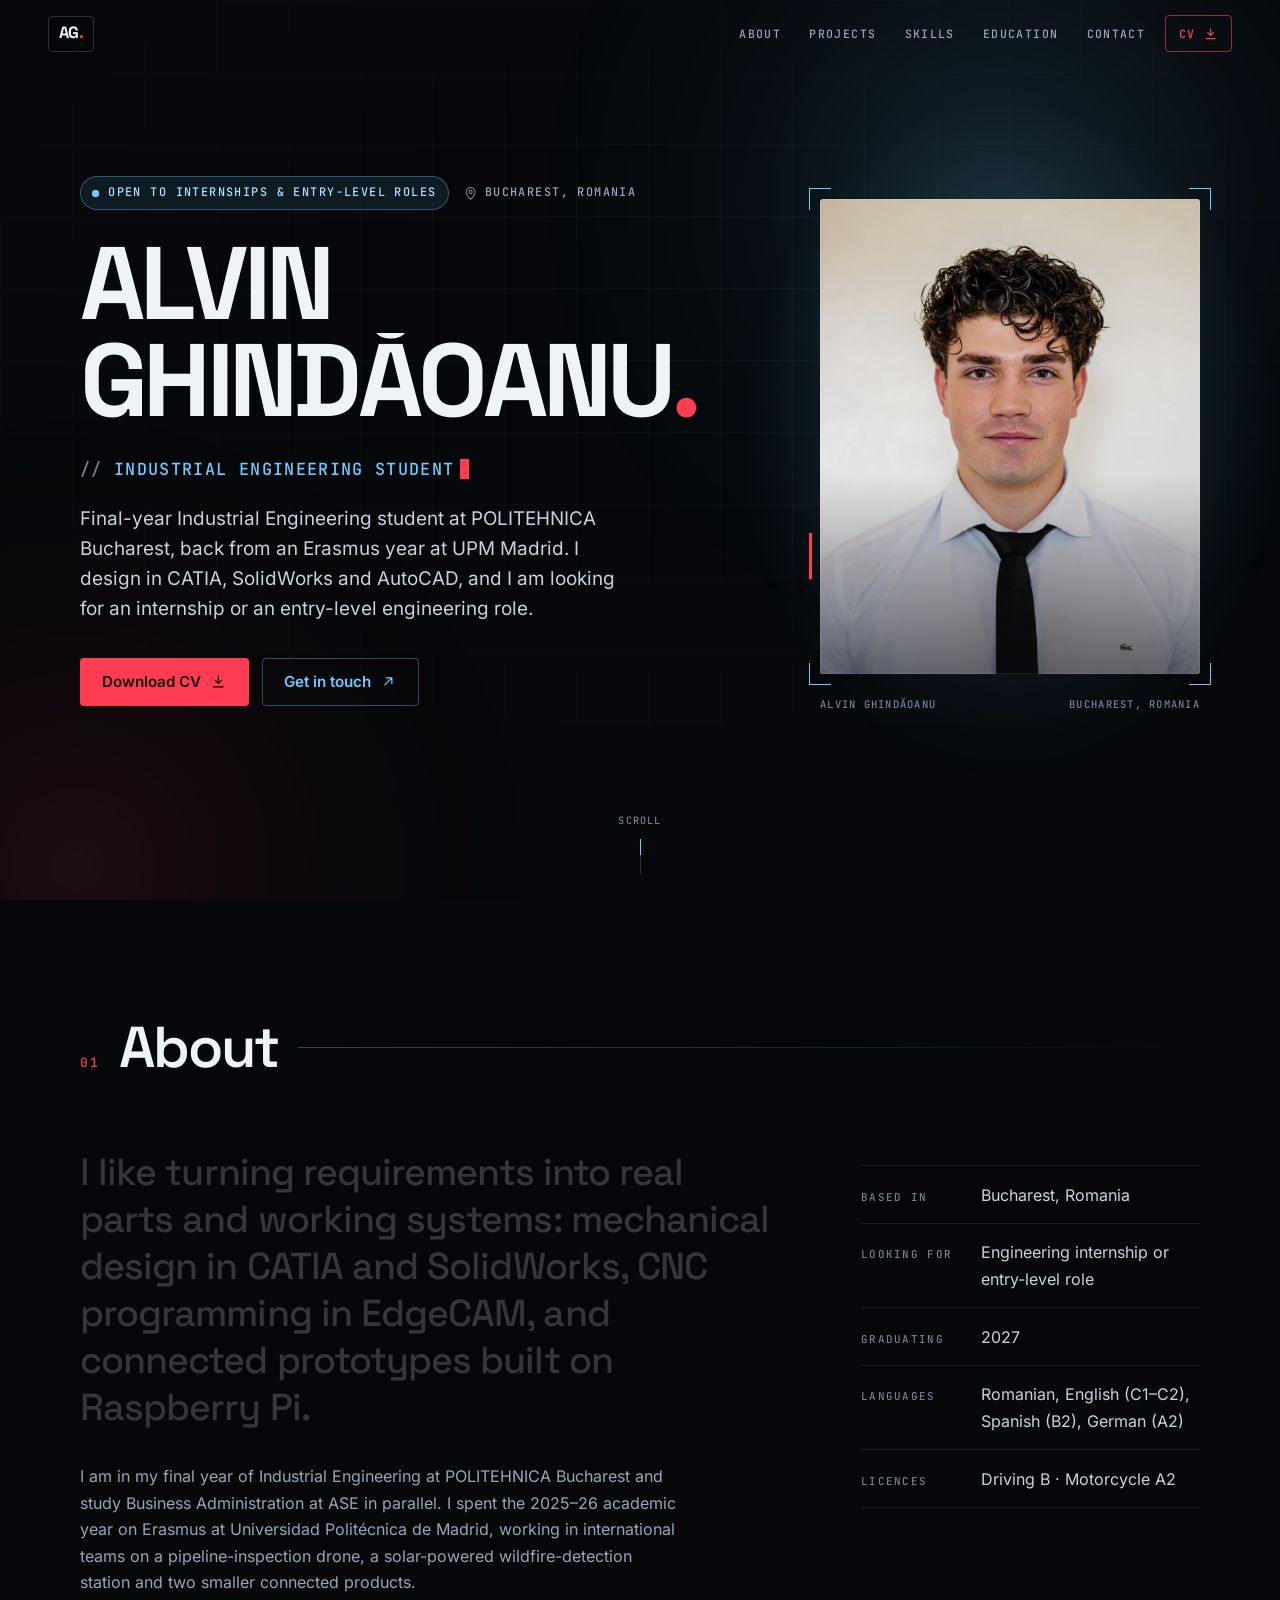
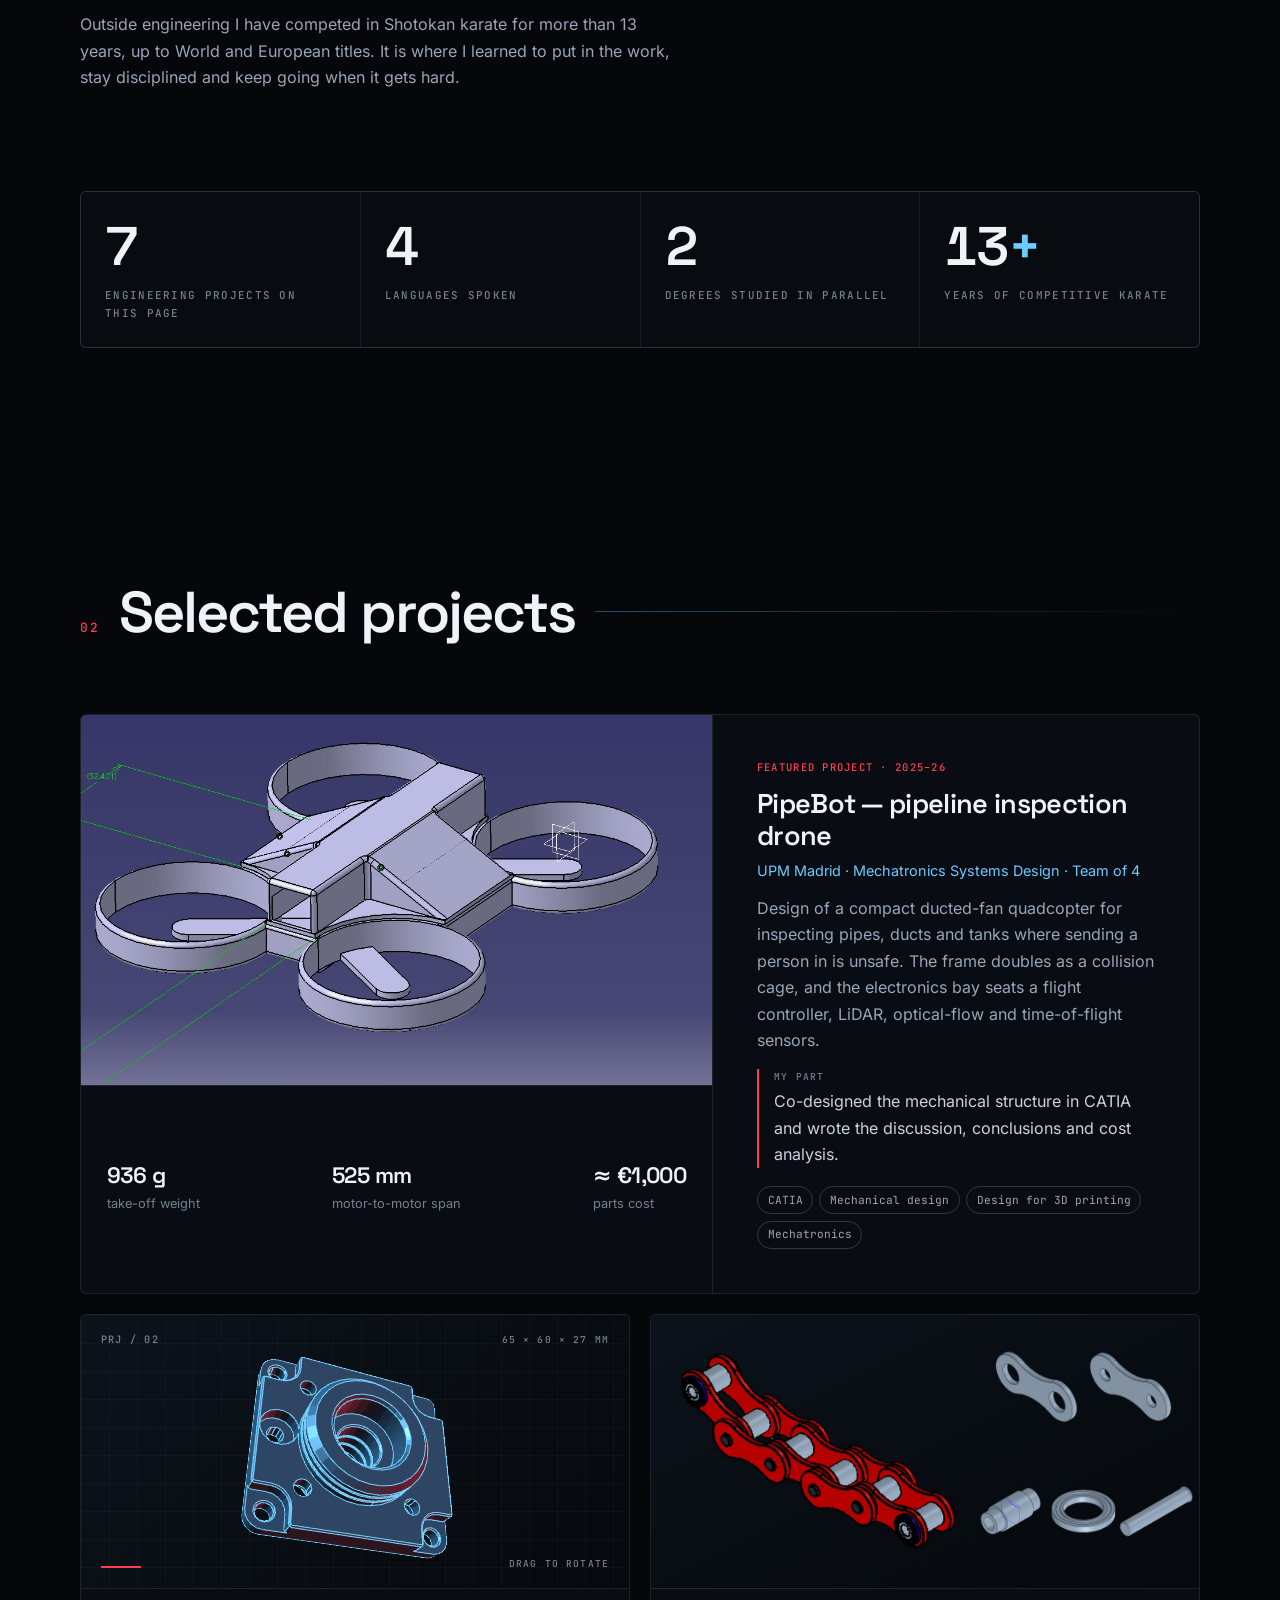
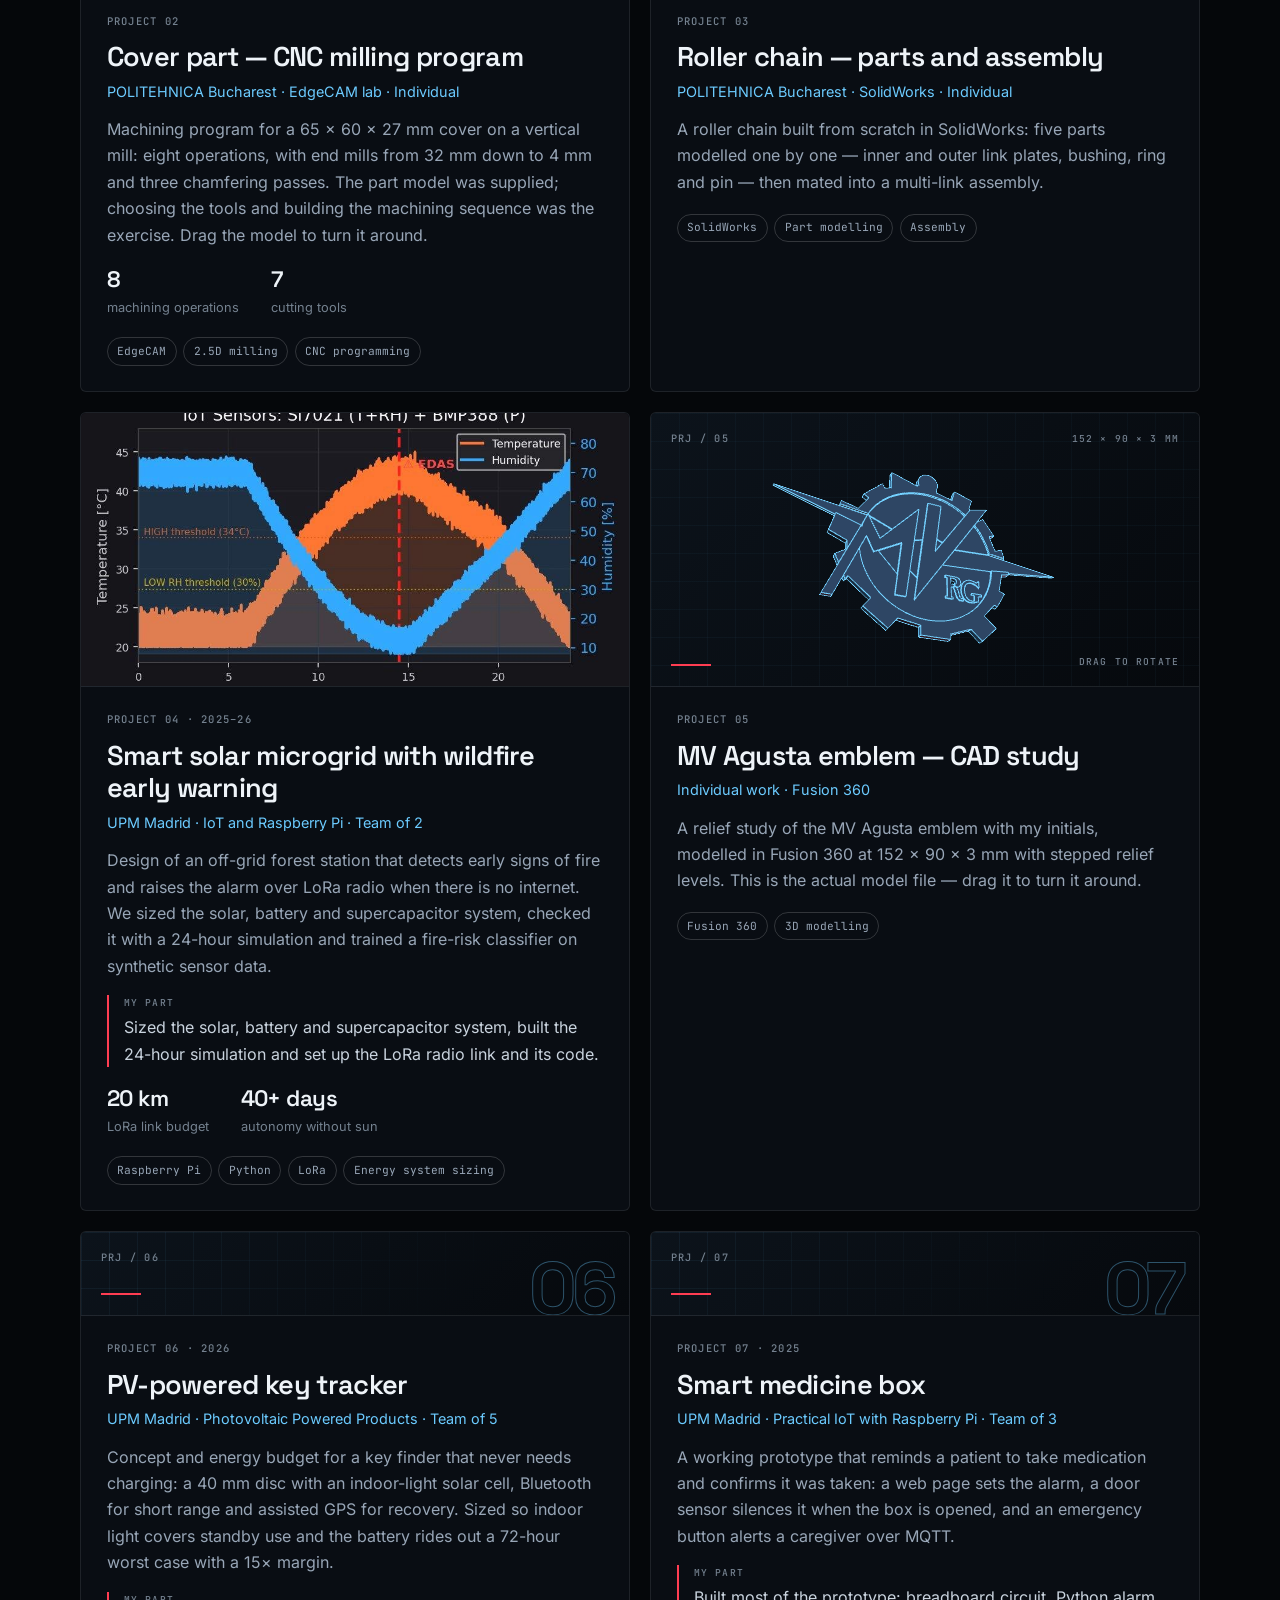
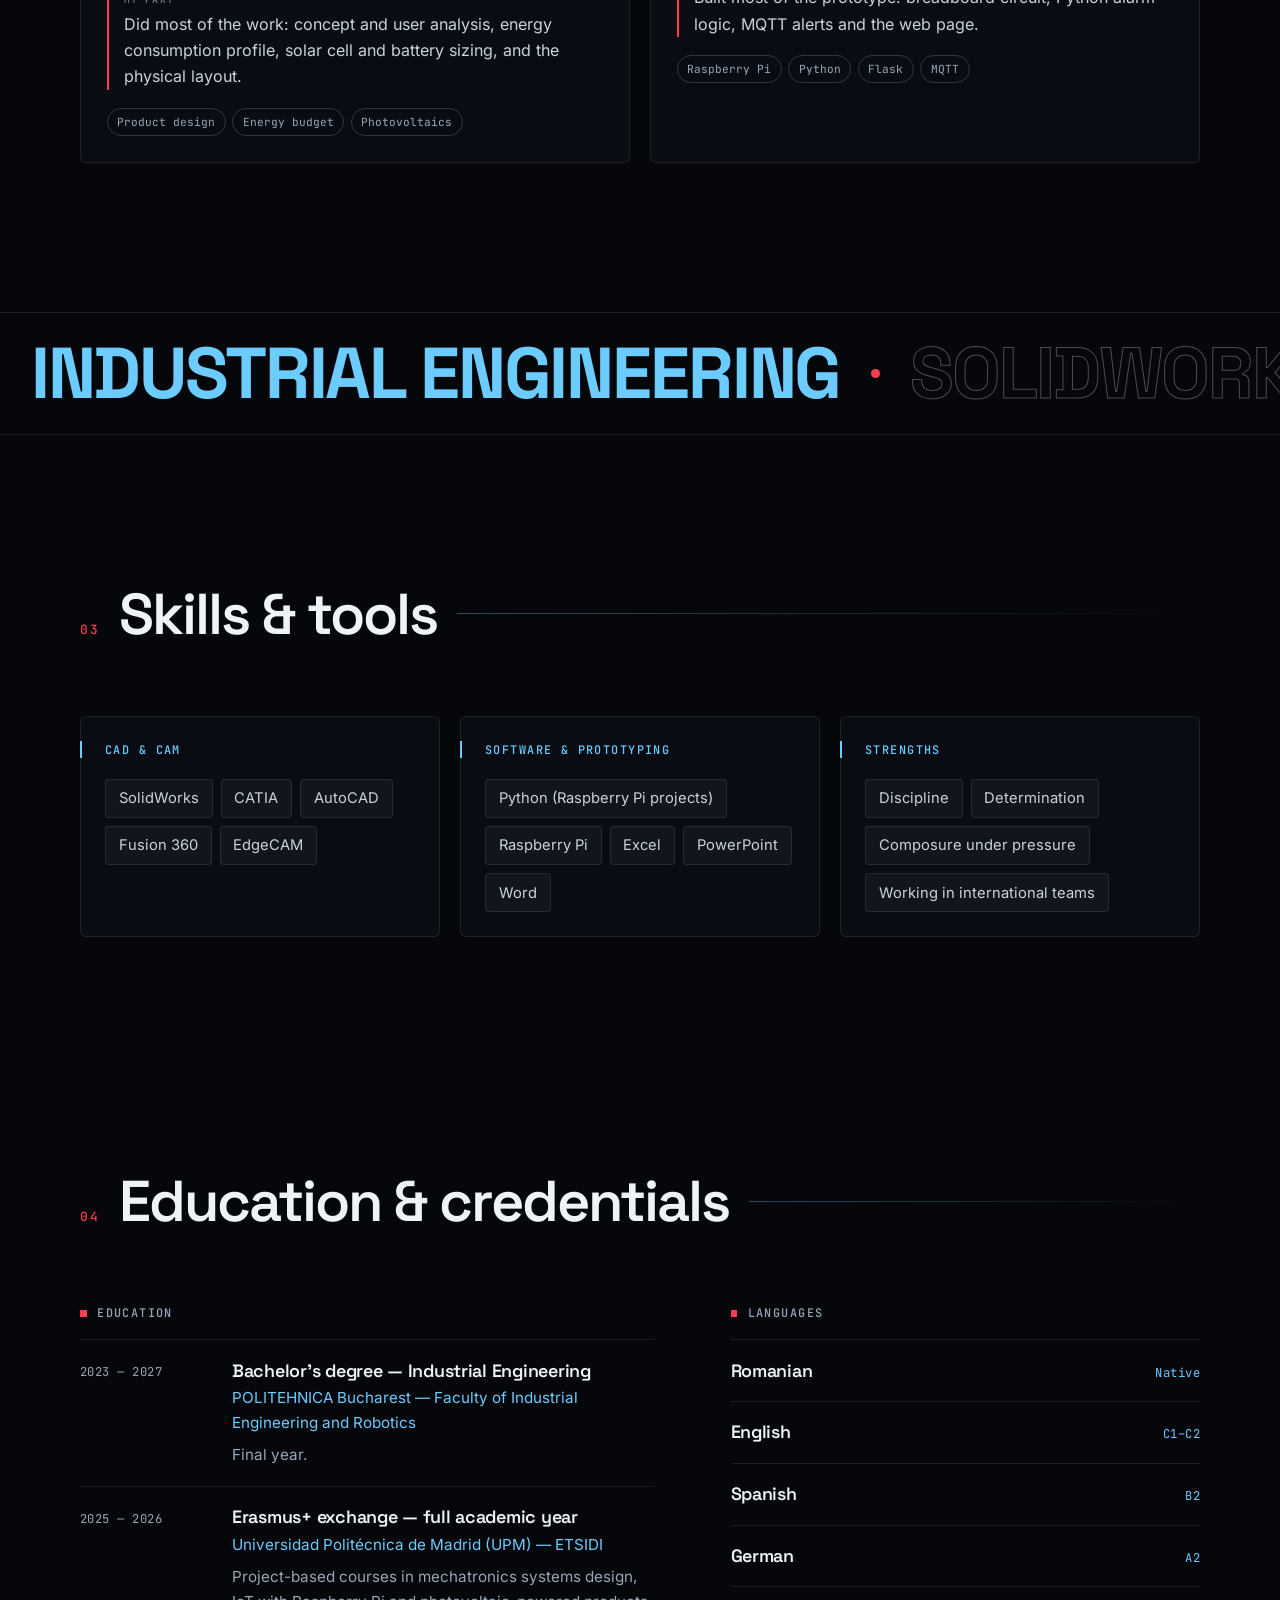
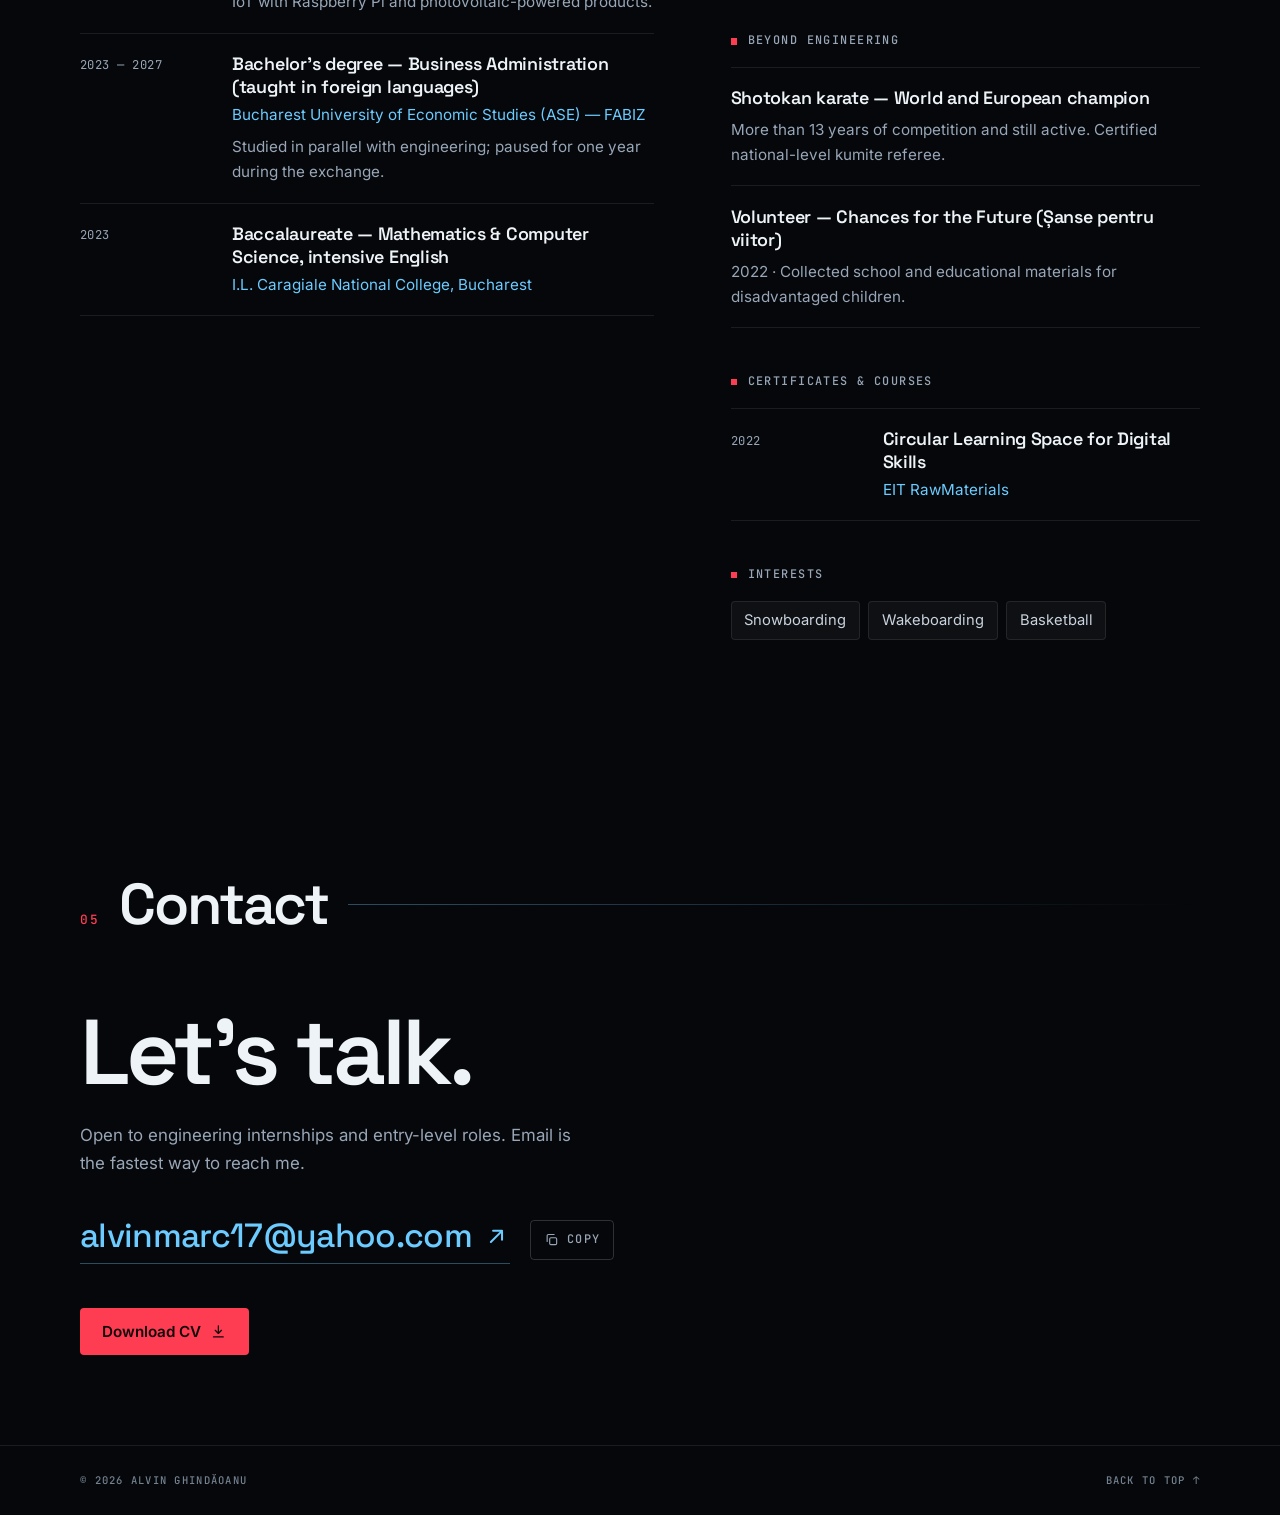
<file: index.html>
<!doctype html>
<html lang="en">
<head>
  <meta charset="utf-8">
  <meta name="viewport" content="width=device-width, initial-scale=1">
  <title>Alvin Ghindăoanu — Industrial Engineering student</title>
  <meta name="description" content="Interactive CV of Alvin Ghindăoanu, final-year Industrial Engineering student in Bucharest: projects in mechanical design, mechatronics and IoT, skills and contact details.">
  <meta name="theme-color" content="#05070a">
  <meta property="og:type" content="website">
  <meta property="og:title" content="Alvin Ghindăoanu — Industrial Engineering student">
  <meta property="og:description" content="Interactive CV of Alvin Ghindăoanu, final-year Industrial Engineering student in Bucharest: projects in mechanical design, mechatronics and IoT, skills and contact details.">
  <!-- Link preview: the card shown when this address is pasted into LinkedIn, WhatsApp or an email.
       These addresses must be absolute; change them if the site moves to another address. -->
  <meta property="og:url" content="https://alvinghindaoanu404-bit.github.io/CV/">
  <meta property="og:image" content="https://alvinghindaoanu404-bit.github.io/CV/assets/share.jpg">
  <meta property="og:image:width" content="1200">
  <meta property="og:image:height" content="630">
  <meta property="og:image:alt" content="Alvin Ghindăoanu, Industrial Engineering student, Bucharest">
  <meta name="twitter:card" content="summary_large_image">
  <link rel="canonical" href="https://alvinghindaoanu404-bit.github.io/CV/">
  <link rel="icon" href="assets/favicon.svg" type="image/svg+xml">
  <link rel="preload" href="assets/fonts/space-grotesk-latin-wght-normal.woff2" as="font" type="font/woff2" crossorigin>
  <link rel="preload" href="assets/fonts/inter-latin-wght-normal.woff2" as="font" type="font/woff2" crossorigin>
  <link rel="stylesheet" href="css/styles.css">
  <script>document.documentElement.classList.add('js');</script>
</head>
<body>
  <a class="skip" href="#main">Skip to content</a>

  <!-- Ambient background: grid + two light sources that drift as scenes change -->
  <div class="ambient" aria-hidden="true">
    <div class="ambient__grid"></div>
    <div class="glow glow--blue" id="glowBlue"></div>
    <div class="glow glow--red" id="glowRed"></div>
  </div>

  <!-- Opening scene (about 1.5 s, any input skips it) -->
  <div class="intro" id="intro" aria-hidden="true">
    <div class="intro__panel intro__panel--top"></div>
    <div class="intro__panel intro__panel--bottom"></div>
    <div class="intro__center">
      <span class="intro__mark" id="introMark"></span>
      <span class="intro__line"></span>
      <span class="intro__caption mono"><i class="intro__dot"></i>Curriculum Vitae</span>
    </div>
  </div>

  <div class="progress" aria-hidden="true"><span id="progressBar"></span></div>

  <header class="nav" id="nav">
    <div class="nav__inner">
      <a class="nav__brand" href="#top" id="navBrand" aria-label="Back to top"></a>
      <nav class="nav__links" id="navLinks" aria-label="Sections"></nav>
      <a class="nav__cv" id="navCv" hidden>
        <span>CV</span>
      </a>
      <button class="nav__toggle" id="navToggle" type="button" aria-expanded="false" aria-controls="menu" aria-label="Open menu">
        <span></span><span></span>
      </button>
    </div>
  </header>

  <div class="menu" id="menu">
    <nav class="menu__links" id="menuLinks" aria-label="Sections"></nav>
  </div>

  <div class="scene" id="scene" aria-hidden="true">
    <span class="scene__num mono" id="sceneNum">00</span>
    <span class="scene__bar"></span>
    <span class="scene__name mono" id="sceneName">Intro</span>
  </div>

  <main id="main">
    <!-- ============================== HERO ============================== -->
    <section class="hero" id="top">
      <div class="container hero__inner">
        <div class="hero__copy">
          <p class="hero__eyebrow mono" data-hero style="--i:0" id="heroEyebrow"></p>
          <h1 class="hero__name" id="heroName"></h1>
          <p class="hero__role mono" data-hero style="--i:3"><span id="heroRole"></span><i class="cursor" aria-hidden="true"></i></p>
          <p class="hero__tagline" data-hero style="--i:4" id="heroTagline"></p>
          <div class="hero__actions" data-hero style="--i:5" id="heroActions"></div>
          <ul class="hero__links mono" data-hero style="--i:6" id="heroLinks"></ul>
        </div>

        <figure class="portrait" id="portrait">
          <div class="portrait__frame">
            <div class="portrait__media"><img id="heroPhoto" alt="" width="640" height="800" decoding="async"></div>
            <span class="portrait__corner portrait__corner--tl"></span>
            <span class="portrait__corner portrait__corner--tr"></span>
            <span class="portrait__corner portrait__corner--bl"></span>
            <span class="portrait__corner portrait__corner--br"></span>
            <span class="portrait__tick"></span>
          </div>
          <figcaption class="portrait__caption mono" id="heroCaption"></figcaption>
        </figure>
      </div>

      <a class="hero__scroll mono" href="#about" data-hero style="--i:8" id="heroScroll">
        <span>Scroll</span><i></i>
      </a>
    </section>

    <!-- ============================== ABOUT ============================== -->
    <section class="section" id="about" data-nav="About">
      <div class="container">
        <header class="section__head" data-reveal="head">
          <span class="section__num mono"></span>
          <h2 class="section__title"><span class="line"><span class="line__inner">About</span></span></h2>
          <span class="section__rule"></span>
        </header>
        <div class="about" id="aboutBody"></div>
      </div>
    </section>

    <!-- ============================ EXPERIENCE ============================ -->
    <section class="section" id="experience" data-nav="Experience">
      <div class="container">
        <header class="section__head" data-reveal="head">
          <span class="section__num mono"></span>
          <h2 class="section__title"><span class="line"><span class="line__inner">Experience</span></span></h2>
          <span class="section__rule"></span>
        </header>
        <div class="tl" id="timeline"></div>
      </div>
    </section>

    <!-- ============================= PROJECTS ============================= -->
    <section class="section" id="projects" data-nav="Projects">
      <div class="container">
        <header class="section__head" data-reveal="head">
          <span class="section__num mono"></span>
          <h2 class="section__title"><span class="line"><span class="line__inner">Selected projects</span></span></h2>
          <span class="section__rule"></span>
        </header>
        <div class="projects" id="projectGrid"></div>
      </div>
    </section>

    <!-- Moving band between scenes -->
    <div class="band" id="band" aria-hidden="true"><div class="band__track" id="bandTrack"></div></div>

    <!-- ============================== SKILLS ============================== -->
    <section class="section" id="skills" data-nav="Skills">
      <div class="container">
        <header class="section__head" data-reveal="head">
          <span class="section__num mono"></span>
          <h2 class="section__title"><span class="line"><span class="line__inner">Skills &amp; tools</span></span></h2>
          <span class="section__rule"></span>
        </header>
        <div class="skills" id="skillGrid"></div>
      </div>
    </section>

    <!-- ============================= EDUCATION ============================= -->
    <section class="section" id="education" data-nav="Education">
      <div class="container">
        <header class="section__head" data-reveal="head">
          <span class="section__num mono"></span>
          <h2 class="section__title"><span class="line"><span class="line__inner">Education &amp; credentials</span></span></h2>
          <span class="section__rule"></span>
        </header>
        <div class="creds" id="credGrid"></div>
      </div>
    </section>

    <!-- ============================== CONTACT ============================== -->
    <section class="section section--contact" id="contact" data-nav="Contact">
      <div class="container">
        <header class="section__head" data-reveal="head">
          <span class="section__num mono"></span>
          <h2 class="section__title"><span class="line"><span class="line__inner">Contact</span></span></h2>
          <span class="section__rule"></span>
        </header>
        <div class="contact" id="contactBody"></div>
      </div>
    </section>
  </main>

  <footer class="footer">
    <div class="container footer__inner mono">
      <span id="footerCopy"></span>
      <a href="#top">Back to top ↑</a>
    </div>
  </footer>

  <noscript>
    <div class="noscript">
      This page needs JavaScript for its animations and content.
      <a href="assets/cv.pdf">Download the CV as a PDF instead.</a>
    </div>
  </noscript>

  <script src="js/content.js"></script>
  <script src="js/stl-viewer.js"></script>
  <script src="js/main.js"></script>
</body>
</html>
</file>
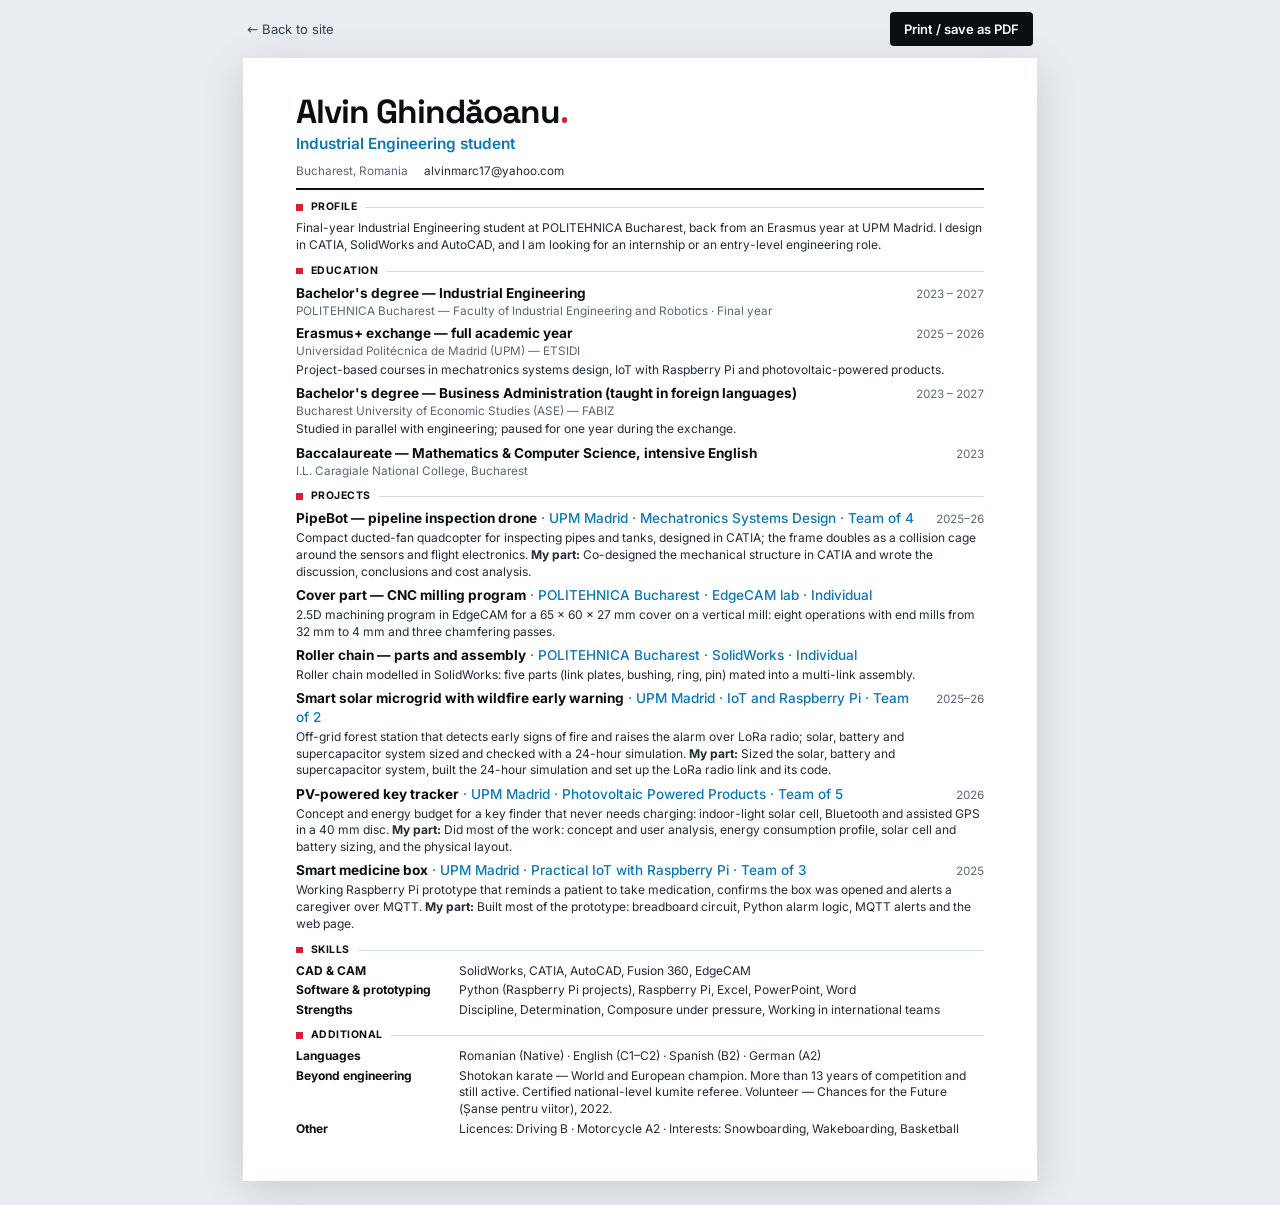
<file: cv.html>
<!doctype html>
<html lang="en">
<head>
  <meta charset="utf-8">
  <meta name="viewport" content="width=device-width, initial-scale=1">
  <meta name="robots" content="noindex">
  <title>CV</title>
  <link rel="icon" href="assets/favicon.svg" type="image/svg+xml">
  <link rel="stylesheet" href="css/print.css">
</head>
<body>
  <!-- Printable one-page CV. Built from js/content.js; assets/cv.pdf is a print of this page. -->
  <div class="toolbar">
    <a href="index.html">← Back to site</a>
    <button type="button" onclick="window.print()">Print / save as PDF</button>
  </div>
  <main class="sheet" id="cv"></main>
  <script src="js/content.js"></script>
  <script src="js/cv-print.js"></script>
</body>
</html>
</file>
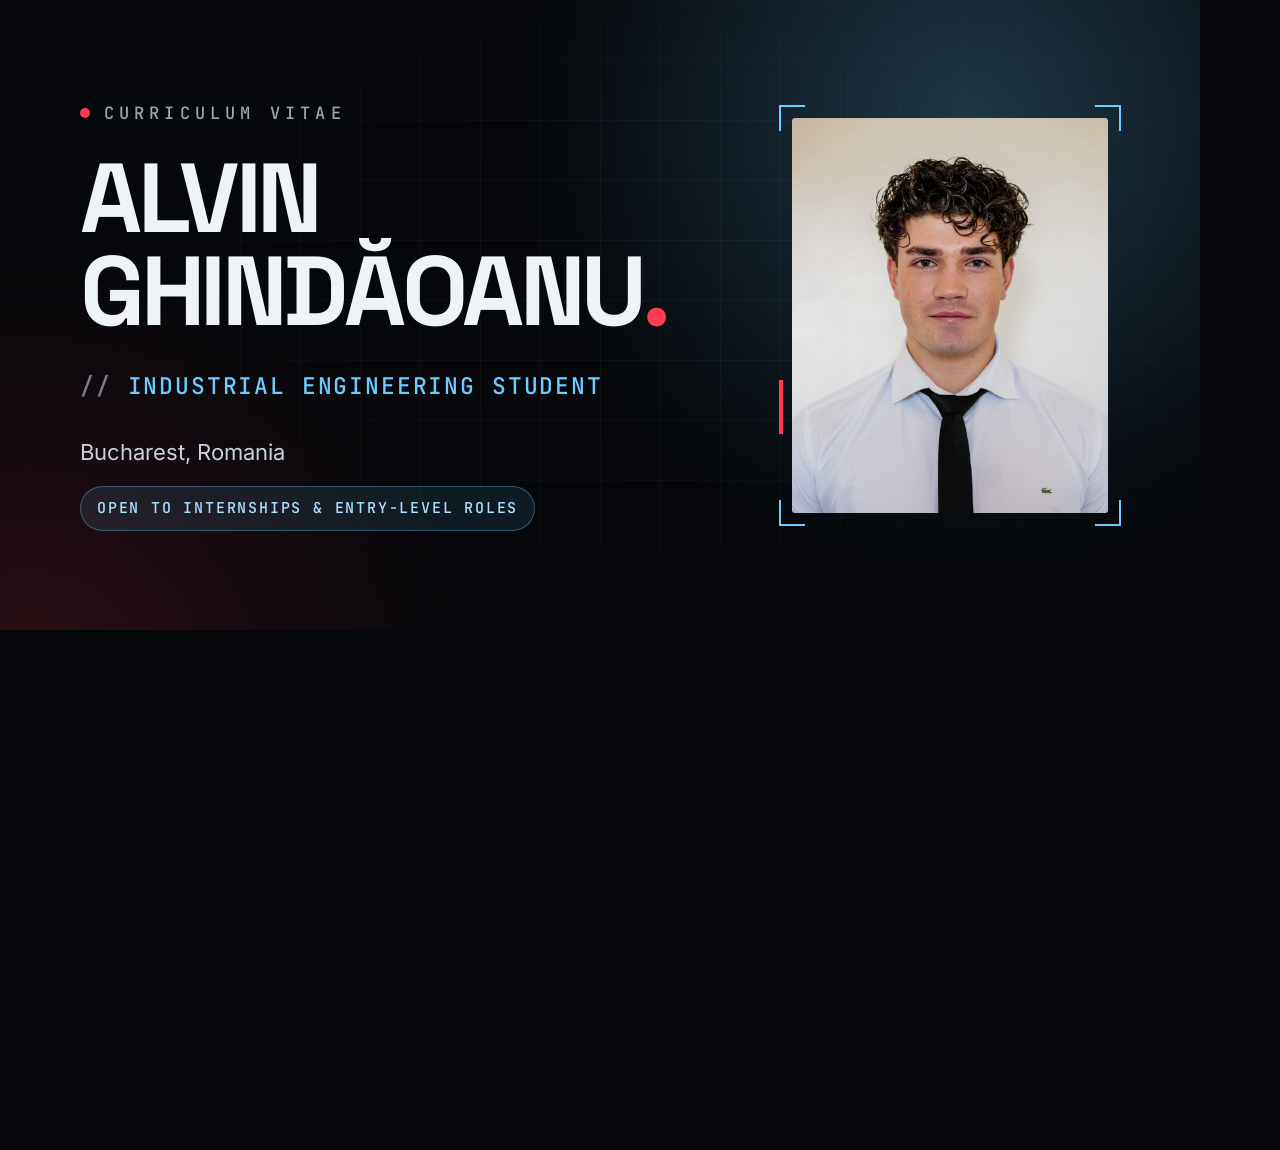
<file: share.html>
<!doctype html>
<html lang="en">
<head>
  <meta charset="utf-8">
  <meta name="robots" content="noindex">
  <title>Link preview card</title>
  <!-- The 1200 × 630 picture that appears when the site's address is pasted into LinkedIn,
       WhatsApp or an email. Built from js/content.js; assets/share.jpg is a screenshot of this page
       (node scripts/build-share.js). -->
  <link rel="stylesheet" href="css/styles.css">
  <style>
    html, body { width: 1200px; height: 630px; overflow: hidden; }
    body { position: relative; background: var(--bg); }
    .grid {
      position: absolute;
      inset: 0;
      background-image:
        linear-gradient(rgba(255, 255, 255, 0.04) 1px, transparent 1px),
        linear-gradient(90deg, rgba(255, 255, 255, 0.04) 1px, transparent 1px);
      background-size: 60px 60px;
      -webkit-mask-image: radial-gradient(ellipse 80% 90% at 55% 45%, #000 20%, transparent 80%);
      mask-image: radial-gradient(ellipse 80% 90% at 55% 45%, #000 20%, transparent 80%);
    }
    .light { position: absolute; width: 900px; height: 900px; border-radius: 50%; }
    .light--blue { right: -220px; top: -330px; background: radial-gradient(closest-side, rgba(108, 203, 255, 0.24), transparent); }
    .light--red { left: -420px; bottom: -520px; background: radial-gradient(closest-side, rgba(255, 61, 82, 0.16), transparent); }

    .card {
      position: absolute;
      inset: 0;
      display: grid;
      grid-template-columns: minmax(0, 1fr) 316px;
      gap: 76px;
      align-items: center;
      padding: 0 92px 0 80px;
    }
    .eyebrow { display: flex; align-items: center; gap: 14px; color: var(--muted); font-size: 17px; letter-spacing: 0.3em; }
    .eyebrow i { width: 10px; height: 10px; border-radius: 50%; background: var(--red); }
    .name {
      margin-top: 26px;
      font-family: var(--font-display);
      font-weight: 700;
      font-size: 98px;
      line-height: 0.94;
      letter-spacing: -0.045em;
      text-transform: uppercase;
      white-space: nowrap;
    }
    .name span { display: block; }
    .name i { font-style: normal; color: var(--red); }
    .role { margin-top: 30px; color: var(--blue); font-size: 23px; letter-spacing: 0.08em; }
    .role::before { content: "// "; color: var(--dim); }
    .line { display: flex; flex-direction: column; align-items: flex-start; gap: 16px; margin-top: 28px; font-size: 22px; color: var(--soft); white-space: nowrap; }
    .pill {
      order: 2;
      padding: 9px 16px;
      border: 1px solid var(--blue-line);
      border-radius: 999px;
      background: var(--blue-wash);
      color: var(--blue-soft);
      font-size: 15px;
      letter-spacing: 0.12em;
    }

    .photo { position: relative; aspect-ratio: 4 / 5; }
    .photo img { width: 100%; height: 100%; object-fit: cover; object-position: 50% 20%; border-radius: 3px; }
    .photo b { position: absolute; width: 26px; height: 26px; border: 2px solid var(--blue); }
    .photo b:nth-of-type(1) { top: -13px; left: -13px; border-right: 0; border-bottom: 0; }
    .photo b:nth-of-type(2) { top: -13px; right: -13px; border-left: 0; border-bottom: 0; }
    .photo b:nth-of-type(3) { bottom: -13px; left: -13px; border-right: 0; border-top: 0; }
    .photo b:nth-of-type(4) { bottom: -13px; right: -13px; border-left: 0; border-top: 0; }
    .photo u { position: absolute; left: -13px; bottom: 20%; width: 4px; height: 54px; background: var(--red); }
  </style>
</head>
<body>
  <div class="grid"></div>
  <div class="light light--blue"></div>
  <div class="light light--red"></div>
  <div class="card">
    <div>
      <p class="eyebrow mono"><i></i>Curriculum Vitae</p>
      <h1 class="name" id="name"></h1>
      <p class="role mono" id="role"></p>
      <p class="line"><span class="pill mono" id="pill" hidden></span><span id="where"></span></p>
    </div>
    <div class="photo" id="photo"><img id="img" alt=""><b></b><b></b><b></b><b></b><u></u></div>
  </div>
  <script src="js/content.js"></script>
  <script>
    (function () {
      var person = (window.CV || {}).person || {};
      var words = String(person.name || '').trim().split(/\s+/).filter(Boolean);
      var lines = words.length > 2 ? [words.slice(0, -1).join(' '), words[words.length - 1]] : words;
      var h1 = document.getElementById('name');
      lines.forEach(function (text, i) {
        var span = document.createElement('span');
        span.textContent = text;
        if (i === lines.length - 1) { var dot = document.createElement('i'); dot.textContent = '.'; span.appendChild(dot); }
        h1.appendChild(span);
      });
      document.getElementById('role').textContent = person.role || '';
      document.getElementById('where').textContent = person.location || '';
      if (person.availability) {
        var pill = document.getElementById('pill');
        pill.textContent = person.availability;
        pill.hidden = false;
      }
      if (person.photo) document.getElementById('img').src = person.photo;
      else document.getElementById('photo').hidden = true;

      // Shrink a long name until it fits its column.
      function fit() {
        h1.style.fontSize = '';
        var widest = 0;
        Array.prototype.forEach.call(h1.children, function (s) {
          s.style.display = 'inline-block';
          widest = Math.max(widest, s.offsetWidth);
          s.style.display = '';
        });
        var room = h1.parentNode.clientWidth;
        if (widest > room) h1.style.fontSize = Math.floor(parseFloat(getComputedStyle(h1).fontSize) * room / widest * 0.985) + 'px';
      }
      fit();
      if (document.fonts && document.fonts.ready) document.fonts.ready.then(fit);
    })();
  </script>
</body>
</html>
</file>
<file: css/styles.css>
/* ==========================================================================
   CV site — styles
   Palette: black base · light blue as the main accent · red as the highlight
   ========================================================================== */

/* ---------- Fonts (self-hosted, SIL Open Font License) ---------- */
@font-face {
  font-family: "Space Grotesk";
  font-style: normal;
  font-weight: 300 700;
  font-display: swap;
  src: url("../assets/fonts/space-grotesk-latin-wght-normal.woff2") format("woff2");
  unicode-range: U+0000-00FF, U+0131, U+0152-0153, U+02BB-02BC, U+02C6, U+02DA, U+02DC, U+0304, U+0308, U+0329, U+2000-206F, U+20AC, U+2122, U+2191, U+2193, U+2212, U+2215, U+FEFF, U+FFFD;
}
@font-face {
  font-family: "Space Grotesk";
  font-style: normal;
  font-weight: 300 700;
  font-display: swap;
  src: url("../assets/fonts/space-grotesk-latin-ext-wght-normal.woff2") format("woff2");
  unicode-range: U+0100-02BA, U+02BD-02C5, U+02C7-02CC, U+02CE-02D7, U+02DD-02FF, U+0304, U+0308, U+0329, U+1D00-1DBF, U+1E00-1E9F, U+1EF2-1EFF, U+2020, U+20A0-20AB, U+20AD-20C0, U+2113, U+2C60-2C7F, U+A720-A7FF;
}
@font-face {
  font-family: "Inter";
  font-style: normal;
  font-weight: 100 900;
  font-display: swap;
  src: url("../assets/fonts/inter-latin-wght-normal.woff2") format("woff2");
  unicode-range: U+0000-00FF, U+0131, U+0152-0153, U+02BB-02BC, U+02C6, U+02DA, U+02DC, U+0304, U+0308, U+0329, U+2000-206F, U+20AC, U+2122, U+2191, U+2193, U+2212, U+2215, U+FEFF, U+FFFD;
}
@font-face {
  font-family: "Inter";
  font-style: normal;
  font-weight: 100 900;
  font-display: swap;
  src: url("../assets/fonts/inter-latin-ext-wght-normal.woff2") format("woff2");
  unicode-range: U+0100-02BA, U+02BD-02C5, U+02C7-02CC, U+02CE-02D7, U+02DD-02FF, U+0304, U+0308, U+0329, U+1D00-1DBF, U+1E00-1E9F, U+1EF2-1EFF, U+2020, U+20A0-20AB, U+20AD-20C0, U+2113, U+2C60-2C7F, U+A720-A7FF;
}
@font-face {
  font-family: "JetBrains Mono";
  font-style: normal;
  font-weight: 100 800;
  font-display: swap;
  src: url("../assets/fonts/jetbrains-mono-latin-wght-normal.woff2") format("woff2");
  unicode-range: U+0000-00FF, U+0131, U+0152-0153, U+02BB-02BC, U+02C6, U+02DA, U+02DC, U+0304, U+0308, U+0329, U+2000-206F, U+20AC, U+2122, U+2191, U+2193, U+2212, U+2215, U+FEFF, U+FFFD;
}
@font-face {
  font-family: "JetBrains Mono";
  font-style: normal;
  font-weight: 100 800;
  font-display: swap;
  src: url("../assets/fonts/jetbrains-mono-latin-ext-wght-normal.woff2") format("woff2");
  unicode-range: U+0100-02BA, U+02BD-02C5, U+02C7-02CC, U+02CE-02D7, U+02DD-02FF, U+0304, U+0308, U+0329, U+1D00-1DBF, U+1E00-1E9F, U+1EF2-1EFF, U+2020, U+20A0-20AB, U+20AD-20C0, U+2113, U+2C60-2C7F, U+A720-A7FF;
}

/* ---------- Tokens ---------- */
:root {
  --bg: #05070a;
  --panel: rgba(12, 17, 24, 0.74);
  --line: rgba(255, 255, 255, 0.085);
  --line-strong: rgba(255, 255, 255, 0.17);

  --text: #eef3f8;
  --soft: #c9d3de;
  --muted: #98a6b7;
  --dim: #74818f;

  --blue: #6ccbff;
  --blue-soft: #a9e2ff;
  --blue-wash: rgba(108, 203, 255, 0.1);
  --blue-line: rgba(108, 203, 255, 0.36);

  --red: #ff3d52;
  --red-wash: rgba(255, 61, 82, 0.13);

  --font-display: "Space Grotesk", "Inter", system-ui, sans-serif;
  --font-body: "Inter", system-ui, -apple-system, "Segoe UI", Roboto, sans-serif;
  --font-mono: "JetBrains Mono", ui-monospace, "SFMono-Regular", Menlo, Consolas, monospace;

  --gutter: clamp(1.25rem, 5vw, 3rem);
  --max: 1120px;
  --nav-h: 4.25rem;

  --ease-out: cubic-bezier(0.16, 1, 0.3, 1);
  --ease-io: cubic-bezier(0.65, 0, 0.35, 1);
}

/* ---------- Base ---------- */
*,
*::before,
*::after { box-sizing: border-box; }

html {
  background: var(--bg);
  color-scheme: dark;
  scroll-behavior: smooth;
  scroll-padding-top: calc(var(--nav-h) + 0.5rem);
  -webkit-text-size-adjust: 100%;
  text-size-adjust: 100%;
}

body {
  margin: 0;
  font-family: var(--font-body);
  font-size: 1rem;
  line-height: 1.65;
  color: var(--text);
  overflow-x: hidden;
  -webkit-font-smoothing: antialiased;
  -moz-osx-font-smoothing: grayscale;
}

html.intro-active,
html.menu-open { overflow: hidden; }

img { max-width: 100%; display: block; }
a { color: inherit; }
h1, h2, h3, h4, p { margin: 0; }
ul, ol { margin: 0; padding: 0; list-style: none; }
button { font: inherit; color: inherit; }

::selection { background: var(--blue); color: #04121b; }

:focus-visible {
  outline: 2px solid var(--blue);
  outline-offset: 3px;
  border-radius: 2px;
}

.mono {
  font-family: var(--font-mono);
  font-size: 0.74rem;
  font-weight: 500;
  letter-spacing: 0.12em;
  text-transform: uppercase;
}

.container {
  width: min(var(--max), 100% - 2 * var(--gutter));
  margin-inline: auto;
}

.skip {
  position: fixed;
  left: 1rem;
  top: -4rem;
  z-index: 200;
  padding: 0.7rem 1rem;
  background: var(--blue);
  color: #04121b;
  font-weight: 600;
  border-radius: 4px;
  text-decoration: none;
  transition: top 0.2s;
}
.skip:focus { top: 1rem; }

main,
.footer { position: relative; z-index: 1; }

/* ---------- Ambient background ---------- */
.ambient {
  position: fixed;
  inset: 0;
  z-index: 0;
  overflow: hidden;
  pointer-events: none;
}
.ambient__grid {
  position: absolute;
  inset: 0;
  background-image:
    linear-gradient(rgba(255, 255, 255, 0.035) 1px, transparent 1px),
    linear-gradient(90deg, rgba(255, 255, 255, 0.035) 1px, transparent 1px);
  background-size: 72px 72px;
  -webkit-mask-image: radial-gradient(ellipse 85% 75% at 50% 35%, #000 15%, transparent 78%);
  mask-image: radial-gradient(ellipse 85% 75% at 50% 35%, #000 15%, transparent 78%);
}
.glow {
  position: absolute;
  left: 0;
  top: 0;
  width: 72vmax;
  height: 72vmax;
  border-radius: 50%;
  transform: translate3d(calc(var(--x, 50) * 1vw - 50%), calc(var(--y, 50) * 1vh - 50%), 0);
  transition: transform 1.8s var(--ease-out);
  will-change: transform;
}
.glow--blue { background: radial-gradient(closest-side, rgba(108, 203, 255, 0.15), rgba(108, 203, 255, 0.04) 55%, transparent); }
.glow--red { background: radial-gradient(closest-side, rgba(255, 61, 82, 0.1), rgba(255, 61, 82, 0.025) 55%, transparent); }

/* ---------- Opening scene ---------- */
.intro {
  position: fixed;
  inset: 0;
  z-index: 100;
}
.intro__panel {
  position: absolute;
  left: 0;
  right: 0;
  height: 50.5%;
  background: #000;
  transition: transform 0.95s var(--ease-io);
}
.intro__panel--top { top: 0; }
.intro__panel--bottom { bottom: 0; }
.intro.is-opening .intro__panel--top { transform: translateY(-101%); }
.intro.is-opening .intro__panel--bottom { transform: translateY(101%); }

.intro__center { position: absolute; inset: 0; }
.intro__mark {
  position: absolute;
  left: 50%;
  bottom: calc(50% + 1.5rem);
  transform: translate(-50%, 16px);
  opacity: 0;
  font-family: var(--font-display);
  font-weight: 700;
  font-size: clamp(2.75rem, 9vw, 5rem);
  line-height: 1;
  letter-spacing: -0.04em;
  white-space: nowrap;
  transition: opacity 0.6s, transform 0.8s var(--ease-out);
}
.intro__mark i { font-style: normal; color: var(--red); }
.intro__line {
  position: absolute;
  left: 0;
  right: 0;
  top: 50%;
  height: 1px;
  margin-top: -0.5px;
  background: linear-gradient(90deg, transparent, var(--blue) 30%, #fff 50%, var(--blue) 70%, transparent);
  transform: scaleX(0);
  transition: transform 1s var(--ease-io), opacity 0.45s;
}
.intro__caption {
  position: absolute;
  left: 50%;
  top: calc(50% + 1.5rem);
  transform: translateX(-50%);
  display: inline-flex;
  align-items: center;
  gap: 0.7rem;
  white-space: nowrap;
  color: var(--muted);
  opacity: 0;
  letter-spacing: 0.5em;
  transition: opacity 0.6s 0.25s, letter-spacing 1.1s var(--ease-out) 0.25s;
}
.intro__dot {
  width: 0.45rem;
  height: 0.45rem;
  border-radius: 50%;
  background: var(--red);
  animation: blink 0.9s steps(2, jump-none) infinite;
}
.intro.is-playing .intro__mark { opacity: 1; transform: translate(-50%, 0); }
.intro.is-playing .intro__line { transform: scaleX(0.4); }
.intro.is-playing .intro__caption { opacity: 1; letter-spacing: 0.3em; }

.intro.is-opening .intro__mark,
.intro.is-opening .intro__caption {
  opacity: 0;
  transition: opacity 0.3s;
}
.intro.is-opening .intro__line {
  transform: scaleX(1);
  opacity: 0;
  transition: transform 0.6s var(--ease-io), opacity 0.4s 0.3s;
}
.intro.is-fast .intro__panel { transition-duration: 0.45s; }

@keyframes blink { 50% { opacity: 0.15; } }

/* ---------- Scroll progress ---------- */
.progress {
  position: fixed;
  inset: 0 0 auto 0;
  height: 2px;
  z-index: 60;
  pointer-events: none;
}
.progress span {
  display: block;
  height: 100%;
  background: linear-gradient(90deg, var(--blue), var(--blue) 72%, var(--red));
  transform-origin: left;
  transform: scaleX(0);
}

/* ---------- Navigation ---------- */
.nav {
  position: fixed;
  inset: 0 0 auto 0;
  z-index: 50;
  height: var(--nav-h);
  border-bottom: 1px solid transparent;
  transition: background 0.4s, border-color 0.4s;
}
.nav.is-scrolled {
  background: rgba(5, 7, 10, 0.74);
  -webkit-backdrop-filter: blur(14px) saturate(140%);
  backdrop-filter: blur(14px) saturate(140%);
  border-color: var(--line);
}
.hero-in .nav { animation: nav-in 0.9s var(--ease-out) 0.55s both; }
@keyframes nav-in { from { transform: translateY(-100%); opacity: 0; } }

.nav__inner {
  height: 100%;
  width: min(var(--max) + 9rem, 100% - 2 * var(--gutter));
  margin-inline: auto;
  display: flex;
  align-items: center;
  gap: 1.25rem;
}
.nav__brand {
  display: inline-flex;
  align-items: center;
  justify-content: center;
  height: 2.25rem;
  min-width: 2.25rem;
  padding: 0 0.6rem;
  border: 1px solid var(--line-strong);
  border-radius: 4px;
  font-family: var(--font-display);
  font-weight: 700;
  font-size: 1.02rem;
  letter-spacing: -0.02em;
  text-decoration: none;
  transition: border-color 0.25s;
}
.nav__brand:hover { border-color: var(--blue); }
.nav__brand i { font-style: normal; color: var(--red); }

.nav__links {
  margin-left: auto;
  display: flex;
  gap: clamp(1rem, 2.2vw, 2rem);
}
.nav__links a {
  position: relative;
  padding: 0.5rem 0;
  font-family: var(--font-mono);
  font-size: 0.72rem;
  font-weight: 500;
  letter-spacing: 0.12em;
  text-transform: uppercase;
  text-decoration: none;
  color: var(--muted);
  transition: color 0.25s;
}
.nav__links a::after {
  content: "";
  position: absolute;
  left: 0;
  right: 0;
  bottom: 0.15rem;
  height: 1px;
  background: var(--blue);
  transform: scaleX(0);
  transform-origin: left;
  transition: transform 0.45s var(--ease-out);
}
.nav__links a:hover,
.nav__links a[aria-current="true"] { color: var(--text); }
.nav__links a:hover::after,
.nav__links a[aria-current="true"]::after { transform: scaleX(1); }

.nav__cv {
  display: inline-flex;
  align-items: center;
  gap: 0.45rem;
  padding: 0.5rem 0.8rem;
  border: 1px solid rgba(255, 61, 82, 0.6);
  border-radius: 4px;
  color: var(--red);
  font-family: var(--font-mono);
  font-size: 0.72rem;
  font-weight: 600;
  letter-spacing: 0.12em;
  text-decoration: none;
  transition: background 0.25s, color 0.25s;
}
.nav__cv[hidden] { display: none; }
.nav__cv svg { width: 0.95rem; height: 0.95rem; }
.nav__cv:hover { background: var(--red); color: #12050a; }

.nav__toggle {
  display: none;
  position: relative;
  width: 2.5rem;
  height: 2.5rem;
  padding: 0;
  background: none;
  border: 1px solid var(--line-strong);
  border-radius: 4px;
  cursor: pointer;
}
.nav__toggle span {
  position: absolute;
  left: 0.65rem;
  right: 0.65rem;
  height: 1.5px;
  background: var(--text);
  transition: transform 0.35s var(--ease-out), top 0.35s var(--ease-out);
}
.nav__toggle span:nth-child(1) { top: 0.95rem; }
.nav__toggle span:nth-child(2) { top: 1.45rem; }
.nav__toggle[aria-expanded="true"] span:nth-child(1) { top: 1.2rem; transform: rotate(45deg); }
.nav__toggle[aria-expanded="true"] span:nth-child(2) { top: 1.2rem; transform: rotate(-45deg); }

/* Full-screen menu (small screens) */
.menu {
  position: fixed;
  inset: 0;
  z-index: 45;
  display: grid;
  align-content: center;
  padding: var(--nav-h) var(--gutter) 2rem;
  background: rgba(5, 7, 10, 0.97);
  opacity: 0;
  visibility: hidden;
  transition: opacity 0.35s, visibility 0.35s;
}
.menu.is-open { opacity: 1; visibility: visible; }
.menu__links { display: grid; gap: 0.2rem; }
.menu__links a {
  display: flex;
  align-items: baseline;
  gap: 1rem;
  padding: 0.45rem 0;
  font-family: var(--font-display);
  font-weight: 600;
  font-size: clamp(2rem, 9vw, 3rem);
  line-height: 1.15;
  letter-spacing: -0.03em;
  text-decoration: none;
  opacity: 0;
  transform: translateY(18px);
  transition: opacity 0.5s var(--ease-out), transform 0.6s var(--ease-out);
}
.menu__links a small {
  font-family: var(--font-mono);
  font-size: 0.7rem;
  font-weight: 500;
  letter-spacing: 0.12em;
  color: var(--red);
}
.menu.is-open .menu__links a {
  opacity: 1;
  transform: none;
  transition-delay: calc(var(--i, 0) * 55ms + 80ms);
}

/* Scene indicator (wide screens) */
.scene {
  position: fixed;
  left: 1.5rem;
  bottom: 2rem;
  z-index: 20;
  display: none;
  align-items: center;
  gap: 0.85rem;
  writing-mode: vertical-rl;
  transform: rotate(180deg);
  color: var(--dim);
  pointer-events: none;
}
.scene .mono { font-size: 0.66rem; }
.scene__num { color: var(--blue); }
.scene__bar { width: 1px; height: 2.75rem; background: var(--line-strong); }
.scene.is-flip .scene__num,
.scene.is-flip .scene__name { animation: scene-flip 0.6s var(--ease-out); }
@keyframes scene-flip { from { opacity: 0; transform: translateY(10px); } }

/* ---------- Buttons ---------- */
.btn {
  display: inline-flex;
  align-items: center;
  gap: 0.6rem;
  padding: 0.9rem 1.3rem;
  border: 1px solid transparent;
  border-radius: 4px;
  font-family: var(--font-body);
  font-size: 0.95rem;
  font-weight: 600;
  line-height: 1;
  text-decoration: none;
  cursor: pointer;
  background: none;
  transition: background 0.25s, color 0.25s, border-color 0.25s, box-shadow 0.3s;
}
.btn svg { width: 1.1em; height: 1.1em; flex: none; transition: transform 0.35s var(--ease-out); }
.btn--primary { background: var(--red); color: #12050a; }
.btn--primary:hover { background: #ff5f70; box-shadow: 0 10px 34px -10px rgba(255, 61, 82, 0.7); }
.btn--primary:hover svg { transform: translateY(2px); }
.btn--ghost { border-color: var(--blue-line); color: var(--blue); }
.btn--ghost:hover { background: var(--blue-wash); border-color: var(--blue); }
.btn--ghost:hover svg { transform: translate(2px, -2px); }

.icon { width: 1em; height: 1em; flex: none; }

/* ---------- Shared: masked line reveal ---------- */
.line {
  display: block;
  overflow: hidden;
  padding-bottom: 0.14em;
  margin-bottom: -0.14em;
}
.line__inner { display: block; }
.js .line__inner {
  transform: translate3d(0, 108%, 0);
  transition: transform 1s var(--ease-out);
}

/* ---------- Hero ---------- */
.hero {
  position: relative;
  min-height: 100vh;
  min-height: 100svh;
  display: grid;
  align-items: center;
  padding: calc(var(--nav-h) + 2rem) 0 5.5rem;
}
.hero__inner {
  display: grid;
  grid-template-columns: minmax(0, 1.2fr) minmax(0, 0.8fr);
  align-items: center;
  gap: clamp(2rem, 6vw, 5rem);
  transform-origin: 50% 30%;
  transform: translate3d(0, calc(var(--p, 0) * 9vh), 0) scale(calc(1 - var(--p, 0) * 0.05));
  opacity: calc(1 - var(--p, 0) * 1.25);
}

.js [data-hero] {
  opacity: 0;
  transform: translate3d(0, 22px, 0);
}
.hero-in [data-hero] {
  opacity: 1;
  transform: none;
  transition: opacity 0.9s var(--ease-out), transform 1s var(--ease-out);
  transition-delay: calc(var(--i, 0) * 95ms + 250ms);
}

.hero__eyebrow {
  display: flex;
  flex-wrap: wrap;
  align-items: center;
  gap: 0.5rem 0.9rem;
  margin-bottom: 1.6rem;
  color: var(--muted);
}
.badge {
  display: inline-flex;
  align-items: center;
  gap: 0.55rem;
  padding: 0.4rem 0.7rem;
  border: 1px solid var(--blue-line);
  border-radius: 999px;
  color: var(--blue-soft);
  background: var(--blue-wash);
}
.badge i {
  position: relative;
  width: 0.45rem;
  height: 0.45rem;
  border-radius: 50%;
  background: var(--blue);
}
.badge i::after {
  content: "";
  position: absolute;
  inset: 0;
  border-radius: 50%;
  background: var(--blue);
  animation: ping 2.2s var(--ease-out) infinite;
}
@keyframes ping { to { transform: scale(3.4); opacity: 0; } }
.hero__where { display: inline-flex; align-items: center; gap: 0.4rem; }
.hero__where svg { width: 0.95rem; height: 0.95rem; color: var(--dim); }

.hero__name {
  font-family: var(--font-display);
  font-weight: 700;
  font-size: clamp(2.9rem, 9.6vw, 7.5rem);
  line-height: 0.94;
  letter-spacing: -0.045em;
  text-transform: uppercase;
}
.hero__name .line__inner {
  display: inline-block;
  white-space: nowrap;
}
.hero__name .dot { color: var(--red); }
.hero-in .hero__name .line__inner {
  transform: none;
  transition-delay: calc(var(--i, 0) * 120ms + 200ms);
}

.hero__role {
  margin-top: 1.6rem;
  line-height: 1.7;
  color: var(--blue);
  font-size: clamp(0.85rem, 1.5vw, 1.05rem);
  letter-spacing: 0.08em;
}
.hero__role span::before { content: "// "; color: var(--dim); }
.cursor {
  display: inline-block;
  width: 0.55em;
  height: 1.15em;
  margin-left: 0.35em;
  vertical-align: -0.2em;
  background: var(--red);
  animation: blink 1.05s steps(2, jump-none) infinite;
}

.hero__tagline {
  margin-top: 1.25rem;
  max-width: 34rem;
  font-size: clamp(1.02rem, 1.5vw, 1.18rem);
  line-height: 1.6;
  color: var(--soft);
  text-wrap: pretty;
}
.hero__actions {
  display: flex;
  flex-wrap: wrap;
  gap: 0.8rem;
  margin-top: 2.1rem;
}
.hero__links {
  display: flex;
  flex-wrap: wrap;
  gap: 0.5rem 1.6rem;
  margin-top: 1.9rem;
}
.hero__links a,
.textlink {
  position: relative;
  display: inline-flex;
  align-items: center;
  gap: 0.4rem;
  padding: 0.25rem 0;
  color: var(--muted);
  text-decoration: none;
  transition: color 0.25s;
}
.hero__links a svg,
.textlink svg { width: 0.95rem; height: 0.95rem; transition: transform 0.35s var(--ease-out); }
.hero__links a::after,
.textlink::after {
  content: "";
  position: absolute;
  left: 0;
  right: 0;
  bottom: 0;
  height: 1px;
  background: currentColor;
  opacity: 0.35;
  transform-origin: left;
  transition: opacity 0.25s;
}
.hero__links a:hover,
.textlink:hover { color: var(--blue); }
.hero__links a:hover::after,
.textlink:hover::after { opacity: 1; }
.hero__links a:hover svg,
.textlink:hover svg { transform: translate(2px, -2px); }

/* Portrait */
.portrait {
  margin: 0;
  justify-self: end;
  width: min(100%, 380px);
  perspective: 1000px;
}
.portrait__frame {
  position: relative;
  aspect-ratio: 4 / 5;
  transform: rotateY(calc(var(--rx, 0) * 1deg)) rotateX(calc(var(--ry, 0) * 1deg));
  transition: transform 0.5s ease-out;
}
.portrait__frame::before {
  content: "";
  position: absolute;
  inset: -22%;
  z-index: -1;
  background: radial-gradient(closest-side, rgba(108, 203, 255, 0.2), transparent);
}
.portrait__media {
  position: absolute;
  inset: 0;
  overflow: hidden;
  border-radius: 3px;
  background: #0c1118;
}
.js .portrait__media { clip-path: inset(100% 0 0 0); }
.hero-in .portrait__media {
  clip-path: inset(0 0 0 0);
  transition: clip-path 1.15s var(--ease-io) 0.45s;
}
.portrait__media img {
  width: 100%;
  height: 100%;
  object-fit: cover;
  object-position: 50% 20%;
}
.js .portrait__media img { transform: scale(1.2); }
.hero-in .portrait__media img {
  transform: scale(1);
  transition: transform 1.9s var(--ease-out) 0.45s;
}
.portrait__media::after {
  content: "";
  position: absolute;
  inset: 0;
  background: linear-gradient(180deg, transparent 58%, rgba(5, 7, 10, 0.5));
  box-shadow: inset 0 0 0 1px rgba(255, 255, 255, 0.08);
  border-radius: inherit;
}
.portrait__corner {
  position: absolute;
  width: 22px;
  height: 22px;
  border: 1.5px solid var(--blue);
}
.portrait__corner--tl { top: -11px; left: -11px; border-right: 0; border-bottom: 0; --from: translate(10px, 10px); }
.portrait__corner--tr { top: -11px; right: -11px; border-left: 0; border-bottom: 0; --from: translate(-10px, 10px); }
.portrait__corner--bl { bottom: -11px; left: -11px; border-right: 0; border-top: 0; --from: translate(10px, -10px); }
.portrait__corner--br { bottom: -11px; right: -11px; border-left: 0; border-top: 0; --from: translate(-10px, -10px); }
.js .portrait__corner { opacity: 0; transform: var(--from); }
.hero-in .portrait__corner {
  opacity: 1;
  transform: none;
  transition: opacity 0.5s 1.35s, transform 0.8s var(--ease-out) 1.35s;
}
.portrait__tick {
  position: absolute;
  left: -11px;
  bottom: 20%;
  width: 3px;
  height: 46px;
  background: var(--red);
  transform-origin: bottom;
}
.js .portrait__tick { transform: scaleY(0); }
.hero-in .portrait__tick { transform: none; transition: transform 0.7s var(--ease-out) 1.55s; }
.portrait__caption {
  display: flex;
  justify-content: space-between;
  gap: 1rem;
  margin-top: 1.35rem;
  color: var(--dim);
  font-size: 0.66rem;
  white-space: nowrap;
}
.js .portrait__caption { opacity: 0; }
.hero-in .portrait__caption { opacity: 1; transition: opacity 0.8s 1.5s; }

.hero__scroll {
  position: absolute;
  left: 50%;
  bottom: 1.6rem;
  display: inline-flex;
  flex-direction: column;
  align-items: center;
  gap: 0.6rem;
  margin-left: -2rem;
  width: 4rem;
  color: var(--dim);
  font-size: 0.64rem;
  text-decoration: none;
}
.hero__scroll i {
  position: relative;
  width: 1px;
  height: 2.2rem;
  background: var(--line-strong);
  overflow: hidden;
}
.hero__scroll i::after {
  content: "";
  position: absolute;
  left: 0;
  top: 0;
  width: 100%;
  height: 45%;
  background: var(--blue);
  animation: scroll-cue 1.9s var(--ease-io) infinite;
}
@keyframes scroll-cue {
  from { transform: translateY(-110%); }
  to { transform: translateY(240%); }
}

/* ---------- Sections ---------- */
.section {
  position: relative;
  padding-block: clamp(4.5rem, 13vh, 9rem);
}
.section[hidden] { display: none; }

.section__head {
  display: grid;
  grid-template-columns: auto auto minmax(2rem, 1fr);
  align-items: baseline;
  gap: 0.75rem 1.25rem;
  margin-bottom: clamp(2.5rem, 6vw, 4.5rem);
}
.section__num { color: var(--red); font-size: 0.8rem; }
.section__title {
  font-family: var(--font-display);
  font-weight: 600;
  font-size: clamp(2rem, 5.2vw, 3.6rem);
  line-height: 1.05;
  letter-spacing: -0.035em;
}
.section__rule {
  align-self: center;
  height: 1px;
  background: linear-gradient(90deg, var(--blue-line), transparent);
  transform-origin: left;
}
.js .section__rule { transform: scaleX(0); transition: transform 1.3s var(--ease-io) 0.2s; }
.js .section__num { opacity: 0; transition: opacity 0.8s 0.1s; }
.js .section__head.in .section__rule { transform: scaleX(1); }
.js .section__head.in .section__num { opacity: 1; }
.js .section__head.in .line__inner { transform: none; }

/* Generic scroll reveal */
.js [data-reveal="up"] {
  opacity: 0;
  transform: translate3d(0, 30px, 0);
  transition: opacity 0.9s var(--ease-out) var(--d, 0ms), transform 1s var(--ease-out) var(--d, 0ms);
}
.js [data-reveal="up"].in { opacity: 1; transform: none; }

/* ---------- About ---------- */
.about {
  display: grid;
  grid-template-columns: minmax(0, 1.35fr) minmax(0, 0.65fr);
  gap: clamp(2rem, 6vw, 5rem);
  align-items: start;
}
.about__lead {
  margin-bottom: 2rem;
  font-family: var(--font-display);
  font-weight: 500;
  font-size: clamp(1.5rem, 3.1vw, 2.35rem);
  line-height: 1.25;
  letter-spacing: -0.025em;
}
.js .about__lead .w { color: rgba(238, 243, 248, 0.2); transition: color 0.4s; }
.js .about__lead .w.on { color: var(--text); }
.about__text p { max-width: 60ch; color: var(--muted); }
.about__text p + p { margin-top: 1rem; }

.facts { border-top: 1px solid var(--line); }
.facts > div {
  display: grid;
  grid-template-columns: 6.5rem minmax(0, 1fr);
  gap: 1rem;
  align-items: baseline;
  padding: 0.95rem 0;
  border-bottom: 1px solid var(--line);
}
.facts dt { color: var(--dim); font-size: 0.68rem; }
.facts dd { margin: 0; color: var(--soft); }

.stats {
  grid-column: 1 / -1;
  display: grid;
  grid-template-columns: repeat(auto-fit, minmax(190px, 1fr));
  gap: 1px;
  margin-top: 1.5rem;
  border: 1px solid var(--line);
  border-radius: 6px;
  background: var(--line);
  overflow: hidden;
}
.stat { padding: 1.7rem 1.5rem 1.5rem; background: #080b10; }
.stat__value {
  font-family: var(--font-display);
  font-weight: 600;
  font-size: clamp(2.4rem, 5vw, 3.4rem);
  line-height: 1;
  letter-spacing: -0.04em;
  font-variant-numeric: tabular-nums;
}
.stat__value em { font-style: normal; color: var(--blue); }
.stat__label { margin-top: 0.8rem; color: var(--dim); font-size: 0.68rem; }

/* ---------- Experience timeline ---------- */
.tl {
  --col: 11rem;
  --gap: 4.5rem;
  --line-x: calc(var(--col) + var(--gap) / 2);
  position: relative;
}
.tl::before,
.tl__progress {
  content: "";
  position: absolute;
  top: 0.55rem;
  bottom: 0.55rem;
  left: var(--line-x);
  width: 1px;
}
.tl::before { background: var(--line); }
.tl__progress {
  background: linear-gradient(180deg, var(--blue), var(--blue) 80%, var(--red));
  transform-origin: top;
  transform: scaleY(0);
}
.tl__item {
  position: relative;
  display: grid;
  grid-template-columns: var(--col) minmax(0, 1fr);
  column-gap: var(--gap);
  padding-bottom: clamp(2.5rem, 6vw, 4rem);
}
.tl__item:last-child { padding-bottom: 0; }
.tl__when {
  padding-top: 0.28rem;
  text-align: right;
  font-family: var(--font-mono);
  font-size: 0.78rem;
  letter-spacing: 0.04em;
  color: var(--muted);
}
.tl__when small {
  display: block;
  margin-top: 0.35rem;
  font-size: 0.7rem;
  color: var(--dim);
}
.tl__dot {
  position: absolute;
  left: var(--line-x);
  top: 0.5rem;
  width: 11px;
  height: 11px;
  margin-left: -5px;
  border: 1.5px solid var(--line-strong);
  border-radius: 50%;
  background: var(--bg);
  transition: border-color 0.4s, background 0.4s, box-shadow 0.4s;
}
.tl__item.is-passed .tl__dot {
  border-color: var(--blue);
  background: var(--blue);
  box-shadow: 0 0 0 5px var(--blue-wash);
}
.tl__item.is-current.is-passed .tl__dot {
  border-color: var(--red);
  background: var(--red);
  box-shadow: 0 0 0 5px var(--red-wash);
}
.tl__role {
  font-family: var(--font-display);
  font-weight: 600;
  font-size: clamp(1.25rem, 2.2vw, 1.5rem);
  line-height: 1.25;
  letter-spacing: -0.02em;
}
.tl__company { margin-top: 0.2rem; color: var(--blue); font-weight: 500; }
.tl__company a { text-decoration: none; }
.tl__company a:hover { text-decoration: underline; }
.tl__now {
  display: inline-block;
  margin-left: 0.6rem;
  padding: 0.15rem 0.45rem;
  border: 1px solid rgba(255, 61, 82, 0.55);
  border-radius: 3px;
  color: var(--red);
  font-size: 0.6rem;
  vertical-align: 0.2em;
}
.tl__summary { margin-top: 0.75rem; color: var(--muted); }
.tl__bullets { display: grid; gap: 0.55rem; margin-top: 1rem; }
.tl__bullets li { position: relative; padding-left: 1.5rem; color: var(--soft); }
.tl__bullets li::before {
  content: "";
  position: absolute;
  left: 0;
  top: 0.78em;
  width: 0.75rem;
  height: 1px;
  background: var(--blue);
}

.tl__bullets li.has-label { padding-left: 0; display: grid; grid-template-columns: 4.1rem minmax(0, 1fr); gap: 0.85rem; align-items: baseline; }
.tl__bullets li.has-label::before { display: none; }
.tl__label {
  padding: 0.16rem 0;
  border: 1px solid var(--line-strong);
  border-radius: 3px;
  text-align: center;
  font-size: 0.6rem;
  color: var(--muted);
}
.tl__label.is-hi { border-color: var(--blue-line); background: var(--blue-wash); color: var(--blue-soft); }

.tags { display: flex; flex-wrap: wrap; gap: 0.4rem; margin-top: 1.15rem; }
.tags li {
  padding: 0.24rem 0.6rem;
  border: 1px solid var(--line-strong);
  border-radius: 999px;
  font-family: var(--font-mono);
  font-size: 0.7rem;
  color: var(--muted);
}

/* ---------- Projects ---------- */
.projects {
  display: grid;
  grid-template-columns: repeat(2, minmax(0, 1fr));
  gap: 1.25rem;
}
.project {
  position: relative;
  display: flex;
  flex-direction: column;
  border: 1px solid var(--line);
  border-radius: 6px;
  background: var(--panel);
  overflow: hidden;
}
.project::before {
  content: "";
  position: absolute;
  inset: 0;
  z-index: 0;
  background: radial-gradient(440px circle at var(--mx, 50%) var(--my, 0%), rgba(108, 203, 255, 0.14), transparent 62%);
  opacity: 0;
  transition: opacity 0.45s;
  pointer-events: none;
}
.project > * { position: relative; z-index: 1; }
.project:hover { border-color: var(--blue-line); }
.project:hover::before { opacity: 1; }
.js .project.in { transition: opacity 0.9s var(--ease-out) var(--d, 0ms), transform 1s var(--ease-out) var(--d, 0ms), border-color 0.3s; }

.project--featured {
  grid-column: 1 / -1;
  display: grid;
  grid-template-columns: minmax(0, 1.3fr) minmax(0, 1fr);
}
.project__side { display: flex; flex-direction: column; min-width: 0; border-right: 1px solid var(--line); }
.project__side .project__nums {
  flex: 1;
  align-content: center;
  justify-content: space-between;
  margin: 0;
  padding: 1.3rem 1.6rem;
}
.project__visual {
  position: relative;
  aspect-ratio: 16 / 8;
  overflow: hidden;
  border-bottom: 1px solid var(--line);
  background: linear-gradient(135deg, #0c131b, #06090d);
}
.project--featured .project__visual { flex: none; aspect-ratio: 17 / 10; }
.project__visual img {
  position: absolute;
  inset: 0;
  width: 100%;
  height: 100%;
  object-fit: cover;
  transition: transform 0.9s var(--ease-out);
}
.project:hover .project__visual img { transform: scale(1.04); }
.project__visual--gen { aspect-ratio: auto; height: 5.25rem; }
.project__visual--gen.project__visual--model { aspect-ratio: 16 / 8; height: auto; }
.project__visual--gen::before {
  content: "";
  position: absolute;
  inset: 0;
  background-image:
    linear-gradient(rgba(108, 203, 255, 0.07) 1px, transparent 1px),
    linear-gradient(90deg, rgba(108, 203, 255, 0.07) 1px, transparent 1px);
  background-size: 28px 28px;
  -webkit-mask-image: linear-gradient(135deg, #000, transparent 75%);
  mask-image: linear-gradient(135deg, #000, transparent 75%);
}
.project__visual--gen::after {
  content: "";
  position: absolute;
  left: 1.25rem;
  bottom: 1.25rem;
  width: 2.5rem;
  height: 2px;
  background: var(--red);
  transform-origin: left;
  transition: transform 0.6s var(--ease-out);
}
.project:hover .project__visual--gen::after { transform: scaleX(2.2); }
.project__tick { position: absolute; left: 1.25rem; top: 1.1rem; color: var(--dim); font-size: 0.64rem; }
.project__idx {
  position: absolute;
  right: 1rem;
  bottom: -0.14em;
  font-family: var(--font-display);
  font-weight: 700;
  font-size: 4.6rem;
  line-height: 1;
  letter-spacing: -0.06em;
  color: transparent;
  -webkit-text-stroke: 1px rgba(108, 203, 255, 0.38);
  transition: transform 0.9s var(--ease-out);
}
.project:hover .project__idx { transform: translateX(-0.06em); }

.project__body {
  display: flex;
  flex-direction: column;
  flex: 1;
  padding: 1.5rem 1.6rem 1.6rem;
}
.project--featured .project__body { justify-content: center; padding: clamp(1.6rem, 3.5vw, 2.75rem); }
.project__kicker { margin-bottom: 0.7rem; color: var(--dim); font-size: 0.66rem; }
.project--featured .project__kicker { color: var(--red); }
.project__title {
  font-family: var(--font-display);
  font-weight: 600;
  font-size: clamp(1.3rem, 2.4vw, 1.7rem);
  line-height: 1.2;
  letter-spacing: -0.025em;
}
.project__meta { margin-top: 0.35rem; color: var(--blue); font-size: 0.9rem; }
.project__desc { margin-top: 0.8rem; color: var(--muted); }
.project__role {
  margin-top: 1rem;
  padding-left: 0.95rem;
  border-left: 2px solid var(--red);
  color: var(--soft);
}
.project__role span { display: block; margin-bottom: 0.2rem; color: var(--dim); font-size: 0.6rem; }
.project__nums { display: flex; flex-wrap: wrap; gap: 0.9rem 2rem; margin-top: 1.25rem; }
.project__nums strong {
  display: block;
  font-family: var(--font-display);
  font-weight: 600;
  font-size: 1.4rem;
  line-height: 1.1;
  letter-spacing: -0.025em;
  white-space: nowrap;
}
.project__nums span { font-size: 0.8rem; color: var(--dim); }

/* Live 3D model inside a project card */
.project__model {
  position: absolute;
  inset: 0;
  width: 100%;
  height: 100%;
  cursor: grab;
  touch-action: pan-y;
  opacity: 0;
  transition: opacity 0.8s;
}
.project__model.is-grabbing { cursor: grabbing; }
.project__dims,
.project__hint { position: absolute; color: var(--dim); font-size: 0.6rem; opacity: 0; transition: opacity 0.8s 0.3s; pointer-events: none; }
.project__dims { right: 1.25rem; top: 1.1rem; }
.project__hint { right: 1.25rem; bottom: 1rem; }
.project__visual.has-model .project__model,
.project__visual.has-model .project__dims,
.project__visual.has-model .project__hint { opacity: 1; }
.project__visual.has-model .project__idx { opacity: 0; }
.project__visual.has-model::before { -webkit-mask-image: none; mask-image: none; opacity: 0.55; }
.project__links { display: flex; flex-wrap: wrap; gap: 0.4rem 1.4rem; margin-top: auto; padding-top: 1.4rem; }
.project__links .textlink { color: var(--blue); font-weight: 500; }

/* ---------- Moving band ---------- */
.band {
  position: relative;
  z-index: 1;
  overflow: hidden;
  margin-block: clamp(0.5rem, 3vw, 2rem);
  padding: 1.3rem 0;
  border-block: 1px solid var(--line);
}
.band[hidden] { display: none; }
.band__track {
  display: flex;
  width: max-content;
  animation: marquee var(--band-speed, 40s) linear infinite;
}
.band__group { display: flex; align-items: center; flex: none; }
.band__item {
  padding-inline: clamp(1rem, 2.4vw, 2rem);
  font-family: var(--font-display);
  font-weight: 700;
  font-size: clamp(2.1rem, 6vw, 4.5rem);
  line-height: 1.1;
  letter-spacing: -0.03em;
  text-transform: uppercase;
  white-space: nowrap;
  color: transparent;
  -webkit-text-stroke: 1px rgba(238, 243, 248, 0.3);
}
.band__item:nth-child(6n + 1) { color: var(--blue); -webkit-text-stroke: 0; }
.band__sep { flex: none; width: 0.55rem; height: 0.55rem; border-radius: 50%; background: var(--red); }
@keyframes marquee { to { transform: translate3d(-50%, 0, 0); } }

/* ---------- Skills ---------- */
.skills {
  display: grid;
  grid-template-columns: repeat(auto-fit, minmax(240px, 1fr));
  gap: 1.25rem;
}
.skill {
  position: relative;
  padding: 1.5rem;
  border: 1px solid var(--line);
  border-radius: 6px;
  background: var(--panel);
}
.skill::before {
  content: "";
  position: absolute;
  left: -1px;
  top: 1.5rem;
  width: 2px;
  height: 1.05rem;
  background: var(--blue);
}
.skill__title { margin-bottom: 1.15rem; color: var(--blue); }
.chips { display: flex; flex-wrap: wrap; gap: 0.5rem; }
.chips li {
  padding: 0.4rem 0.8rem;
  border: 1px solid var(--line);
  border-radius: 4px;
  background: rgba(255, 255, 255, 0.04);
  font-size: 0.92rem;
  color: var(--soft);
  transition: border-color 0.25s, color 0.25s, background 0.25s;
}
.chips li:hover { border-color: var(--blue-line); background: var(--blue-wash); color: var(--blue-soft); }
.js .skill .chips li { opacity: 0; transform: translate3d(0, 10px, 0); }
.js .skill.in .chips li {
  opacity: 1;
  transform: none;
  transition: opacity 0.6s var(--ease-out), transform 0.7s var(--ease-out), border-color 0.25s, color 0.25s, background 0.25s;
  transition-delay: calc(var(--k, 0) * 45ms + var(--d, 0ms) + 200ms), calc(var(--k, 0) * 45ms + var(--d, 0ms) + 200ms), 0s, 0s, 0s;
}

/* ---------- Education & credentials ---------- */
.creds {
  display: grid;
  grid-template-columns: minmax(0, 1.1fr) minmax(0, 0.9fr);
  gap: clamp(2.5rem, 6vw, 5rem);
  align-items: start;
}
.creds--single { grid-template-columns: minmax(0, 1fr); max-width: 46rem; }
.creds__block + .creds__block { margin-top: 2.75rem; }
.sub {
  display: flex;
  align-items: center;
  gap: 0.65rem;
  margin-bottom: 1rem;
  color: var(--muted);
}
.sub::before { content: ""; width: 0.42rem; height: 0.42rem; background: var(--red); }
.rows { border-top: 1px solid var(--line); }
.row {
  display: grid;
  grid-template-columns: 8.25rem minmax(0, 1fr);
  gap: 1.25rem;
  padding: 1.15rem 0;
  border-bottom: 1px solid var(--line);
}
.row__when {
  padding-top: 0.22rem;
  white-space: nowrap;
  font-family: var(--font-mono);
  font-size: 0.76rem;
  letter-spacing: 0.04em;
  color: var(--muted);
}
.row__title {
  font-family: var(--font-display);
  font-weight: 600;
  font-size: 1.12rem;
  line-height: 1.3;
  letter-spacing: -0.015em;
}
.row__title a { text-decoration: none; }
.row__title a:hover { color: var(--blue); }
.row__meta { margin-top: 0.2rem; color: var(--blue); font-size: 0.95rem; }
.row__note { margin-top: 0.45rem; color: var(--muted); font-size: 0.95rem; }
.row--lang { grid-template-columns: minmax(0, 1fr) auto; align-items: baseline; }
.row--plain { grid-template-columns: minmax(0, 1fr); gap: 0; }
.row--lang .row__when { padding-top: 0; color: var(--blue); }
.creds .chips { margin-top: 0.25rem; }

/* ---------- Contact ---------- */
.section--contact { padding-bottom: clamp(4rem, 10vh, 7rem); }
.contact__headline {
  max-width: 13ch;
  margin-bottom: 1.5rem;
  font-family: var(--font-display);
  font-weight: 600;
  font-size: clamp(2.5rem, 7.6vw, 5.75rem);
  line-height: 1;
  letter-spacing: -0.045em;
  text-wrap: balance;
}
.contact__note { max-width: 46ch; margin-bottom: 2.4rem; color: var(--muted); font-size: 1.05rem; }
.contact__row { display: flex; flex-wrap: wrap; align-items: center; gap: 1rem 1.25rem; }
.contact__mail {
  display: inline-flex;
  align-items: center;
  gap: 0.7rem;
  padding-bottom: 0.4rem;
  border-bottom: 1px solid var(--blue-line);
  font-family: var(--font-display);
  font-weight: 500;
  font-size: clamp(1.2rem, 3.4vw, 2.1rem);
  line-height: 1.2;
  letter-spacing: -0.02em;
  color: var(--blue);
  text-decoration: none;
  overflow-wrap: anywhere;
  transition: border-color 0.25s, color 0.25s;
}
.contact__mail svg { width: 0.8em; height: 0.8em; flex: none; transition: transform 0.35s var(--ease-out); }
.contact__mail:hover { color: var(--blue-soft); border-color: var(--blue); }
.contact__mail:hover svg { transform: translate(3px, -3px); }
.copy {
  display: inline-flex;
  align-items: center;
  gap: 0.5rem;
  padding: 0.55rem 0.8rem;
  border: 1px solid var(--line-strong);
  border-radius: 4px;
  background: none;
  color: var(--muted);
  cursor: pointer;
  transition: border-color 0.25s, color 0.25s;
}
.copy svg { width: 0.95rem; height: 0.95rem; }
.copy:hover { border-color: var(--blue); color: var(--blue); }
.copy.is-done { border-color: var(--blue); color: var(--blue); }
.contact__actions { display: flex; flex-wrap: wrap; align-items: center; gap: 1rem 1.75rem; margin-top: 2.75rem; }
.contact__links { display: flex; flex-wrap: wrap; gap: 0.5rem 1.6rem; }

/* ---------- Footer ---------- */
.footer { border-top: 1px solid var(--line); }
.footer__inner {
  display: flex;
  flex-wrap: wrap;
  justify-content: space-between;
  gap: 0.75rem 2rem;
  padding-block: 1.6rem;
  color: var(--dim);
  font-size: 0.66rem;
}
.footer a { text-decoration: none; transition: color 0.25s; }
.footer a:hover { color: var(--blue); }

.noscript {
  position: relative;
  z-index: 2;
  padding: 2rem var(--gutter);
  text-align: center;
  color: var(--soft);
}
.noscript a { color: var(--blue); }

/* ---------- Responsive ---------- */
@media (min-width: 1320px) {
  .scene { display: flex; }
}

@media (max-width: 900px) {
  .nav__links { display: none; }
  .nav__cv { margin-left: auto; }
  .nav__toggle { display: inline-block; }

  .hero { align-items: start; padding-bottom: 4.5rem; }
  .hero__inner { grid-template-columns: minmax(0, 1fr); gap: 2.25rem; }
  .portrait { order: -1; justify-self: start; width: min(52vw, 250px); margin-left: 11px; }
  .portrait__caption { display: none; }
  .hero__scroll { display: none; }

  .about,
  .creds { grid-template-columns: minmax(0, 1fr); }

  .projects { grid-template-columns: minmax(0, 1fr); }
  .project--featured { grid-template-columns: minmax(0, 1fr); }
  .project__side { display: contents; }
  .project__side .project__nums { order: 2; padding: 0 1.6rem 1.6rem; justify-content: flex-start; }
}

@media (max-width: 760px) {
  .section__head { grid-template-columns: auto minmax(0, 1fr); }
  .section__rule { grid-column: 1 / -1; }

  .tl { --line-x: 5px; }
  .tl__item { grid-template-columns: minmax(0, 1fr); padding-left: 1.9rem; }
  .tl__when { text-align: left; padding-top: 0; margin-bottom: 0.55rem; }
  .tl__when small { display: inline; margin: 0 0 0 0.6rem; }
  .tl__dot { top: 0.3rem; }

  .row { grid-template-columns: minmax(0, 1fr); gap: 0.3rem; }
  .row--lang { grid-template-columns: minmax(0, 1fr) auto; gap: 1rem; }
}

@media (min-width: 901px) and (max-height: 620px) {
  .hero__scroll { display: none; }
}

/* ---------- Reduced motion ---------- */
@media (prefers-reduced-motion: reduce) {
  html { scroll-behavior: auto; }
  *,
  *::before,
  *::after {
    animation-duration: 0.001ms !important;
    animation-iteration-count: 1 !important;
    transition-duration: 0.001ms !important;
    transition-delay: 0s !important;
  }
  .band__track { animation: none; }
  .hero__inner { transform: none; opacity: 1; }
}
</file>
<file: css/print.css>
/* ==========================================================================
   Printable CV (cv.html → assets/cv.pdf)
   White page, real text, single column: readable by people and by ATS software.
   ========================================================================== */

@font-face {
  font-family: "Inter";
  font-style: normal;
  font-weight: 100 900;
  font-display: block;
  src: url("../assets/fonts/inter-latin-wght-normal.woff2") format("woff2");
  unicode-range: U+0000-00FF, U+0131, U+0152-0153, U+02BB-02BC, U+02C6, U+02DA, U+02DC, U+0304, U+0308, U+0329, U+2000-206F, U+20AC, U+2122, U+2191, U+2193, U+2212, U+2215, U+FEFF, U+FFFD;
}
@font-face {
  font-family: "Inter";
  font-style: normal;
  font-weight: 100 900;
  font-display: block;
  src: url("../assets/fonts/inter-latin-ext-wght-normal.woff2") format("woff2");
  unicode-range: U+0100-02BA, U+02BD-02C5, U+02C7-02CC, U+02CE-02D7, U+02DD-02FF, U+0304, U+0308, U+0329, U+1D00-1DBF, U+1E00-1E9F, U+1EF2-1EFF, U+2020, U+20A0-20AB, U+20AD-20C0, U+2113, U+2C60-2C7F, U+A720-A7FF;
}
@font-face {
  font-family: "Space Grotesk";
  font-style: normal;
  font-weight: 300 700;
  font-display: block;
  src: url("../assets/fonts/space-grotesk-latin-wght-normal.woff2") format("woff2");
  unicode-range: U+0000-00FF, U+0131, U+0152-0153, U+02BB-02BC, U+02C6, U+02DA, U+02DC, U+0304, U+0308, U+0329, U+2000-206F, U+20AC, U+2122, U+2191, U+2193, U+2212, U+2215, U+FEFF, U+FFFD;
}
@font-face {
  font-family: "Space Grotesk";
  font-style: normal;
  font-weight: 300 700;
  font-display: block;
  src: url("../assets/fonts/space-grotesk-latin-ext-wght-normal.woff2") format("woff2");
  unicode-range: U+0100-02BA, U+02BD-02C5, U+02C7-02CC, U+02CE-02D7, U+02DD-02FF, U+0304, U+0308, U+0329, U+1D00-1DBF, U+1E00-1E9F, U+1EF2-1EFF, U+2020, U+20A0-20AB, U+20AD-20C0, U+2113, U+2C60-2C7F, U+A720-A7FF;
}

@page { size: A4; margin: 9.5mm 14mm; }

:root {
  --ink: #0b0f14;
  --body: #232b35;
  --grey: #5b6673;
  --rule: #d5dbe2;
  --blue: #0b79b8;
  --red: #d81f36;
}

* { box-sizing: border-box; }
html { background: #e9edf1; }
body {
  margin: 0;
  font-family: "Inter", system-ui, -apple-system, "Segoe UI", Roboto, sans-serif;
  font-size: 9pt;
  line-height: 1.4;
  color: var(--body);
  -webkit-print-color-adjust: exact;
  print-color-adjust: exact;
}
h1, h2, h3, p, ul, dl { margin: 0; padding: 0; }
ul { list-style: none; }
a { color: inherit; text-decoration: none; }

.toolbar {
  display: flex;
  justify-content: space-between;
  align-items: center;
  width: 210mm;
  max-width: 100%;
  margin: 0 auto;
  padding: 12px 4px;
  font-size: 13px;
}
.toolbar a { color: #33404d; }
.toolbar button {
  padding: 8px 14px;
  border: 0;
  border-radius: 4px;
  background: var(--ink);
  color: #fff;
  font: inherit;
  font-weight: 600;
  cursor: pointer;
}

.sheet {
  width: 210mm;
  max-width: 100%;
  min-height: 297mm;
  margin: 0 auto 24px;
  padding: 9.5mm 14mm;
  background: #fff;
  box-shadow: 0 10px 40px rgba(0, 0, 0, 0.14);
}

/* Header */
.head { padding-bottom: 7pt; border-bottom: 1.5pt solid var(--ink); }
.head__name {
  font-family: "Space Grotesk", "Inter", sans-serif;
  font-size: 25pt;
  font-weight: 700;
  line-height: 1.05;
  letter-spacing: -0.03em;
  color: var(--ink);
}
.head__name i {
  display: inline-block;
  width: 0.17em;
  height: 0.17em;
  margin-left: 0.05em;
  border-radius: 50%;
  background: var(--red);
}
.head__role { margin-top: 3pt; font-size: 11.5pt; font-weight: 600; color: var(--blue); }
.head__contact {
  display: flex;
  flex-wrap: wrap;
  gap: 1pt 12pt;
  margin-top: 6pt;
  font-size: 8.8pt;
  color: var(--grey);
}
.head__contact a { color: var(--body); }

/* Sections */
.sec { margin-top: 7.5pt; }
.sec__title {
  display: flex;
  align-items: center;
  gap: 6pt;
  margin-bottom: 4pt;
  font-size: 7.8pt;
  font-weight: 700;
  letter-spacing: 0.05em;
  text-transform: uppercase;
  color: var(--ink);
}
.sec__title::before { content: ""; width: 5pt; height: 5pt; background: var(--red); }
.sec__title::after { content: ""; flex: 1; height: 0.6pt; background: var(--rule); }

.profile { color: var(--body); }

.item { break-inside: avoid; }
.item + .item { margin-top: 4pt; }
.item__top { display: flex; justify-content: space-between; align-items: baseline; gap: 12pt; }
.item__title { font-size: 10.2pt; font-weight: 700; color: var(--ink); }
.item__title span { font-weight: 500; color: var(--blue); }
.item__when { flex: none; font-size: 8.6pt; color: var(--grey); font-variant-numeric: tabular-nums; }
.item__sub { font-size: 8.8pt; color: var(--grey); }
.item__text { margin-top: 1.5pt; }
.item ul { margin-top: 1.5pt; }
.item li { position: relative; padding-left: 9pt; }
.item li + li { margin-top: 0.4pt; }
.item li::before {
  content: "";
  position: absolute;
  left: 0;
  top: 0.62em;
  width: 3.2pt;
  height: 3.2pt;
  border-radius: 50%;
  background: var(--blue);
}
.item__tech { margin-top: 2.5pt; font-size: 8.6pt; color: var(--grey); }

.kv { display: grid; grid-template-columns: 112pt 1fr; gap: 2pt 10pt; }
.kv dt { font-weight: 700; color: var(--ink); }
.kv dd { margin: 0; }

.cols { display: grid; grid-template-columns: 1fr 1fr; gap: 0 22pt; }
.cols .sec { break-inside: avoid; }

@media print {
  html { background: #fff; }
  .toolbar { display: none; }
  .sheet { width: auto; min-height: 0; margin: 0; padding: 0; box-shadow: none; }
}

@media screen and (max-width: 820px) {
  .sheet { padding: 24px 20px; min-height: 0; }
  .cols { grid-template-columns: 1fr; }
}
</file>
